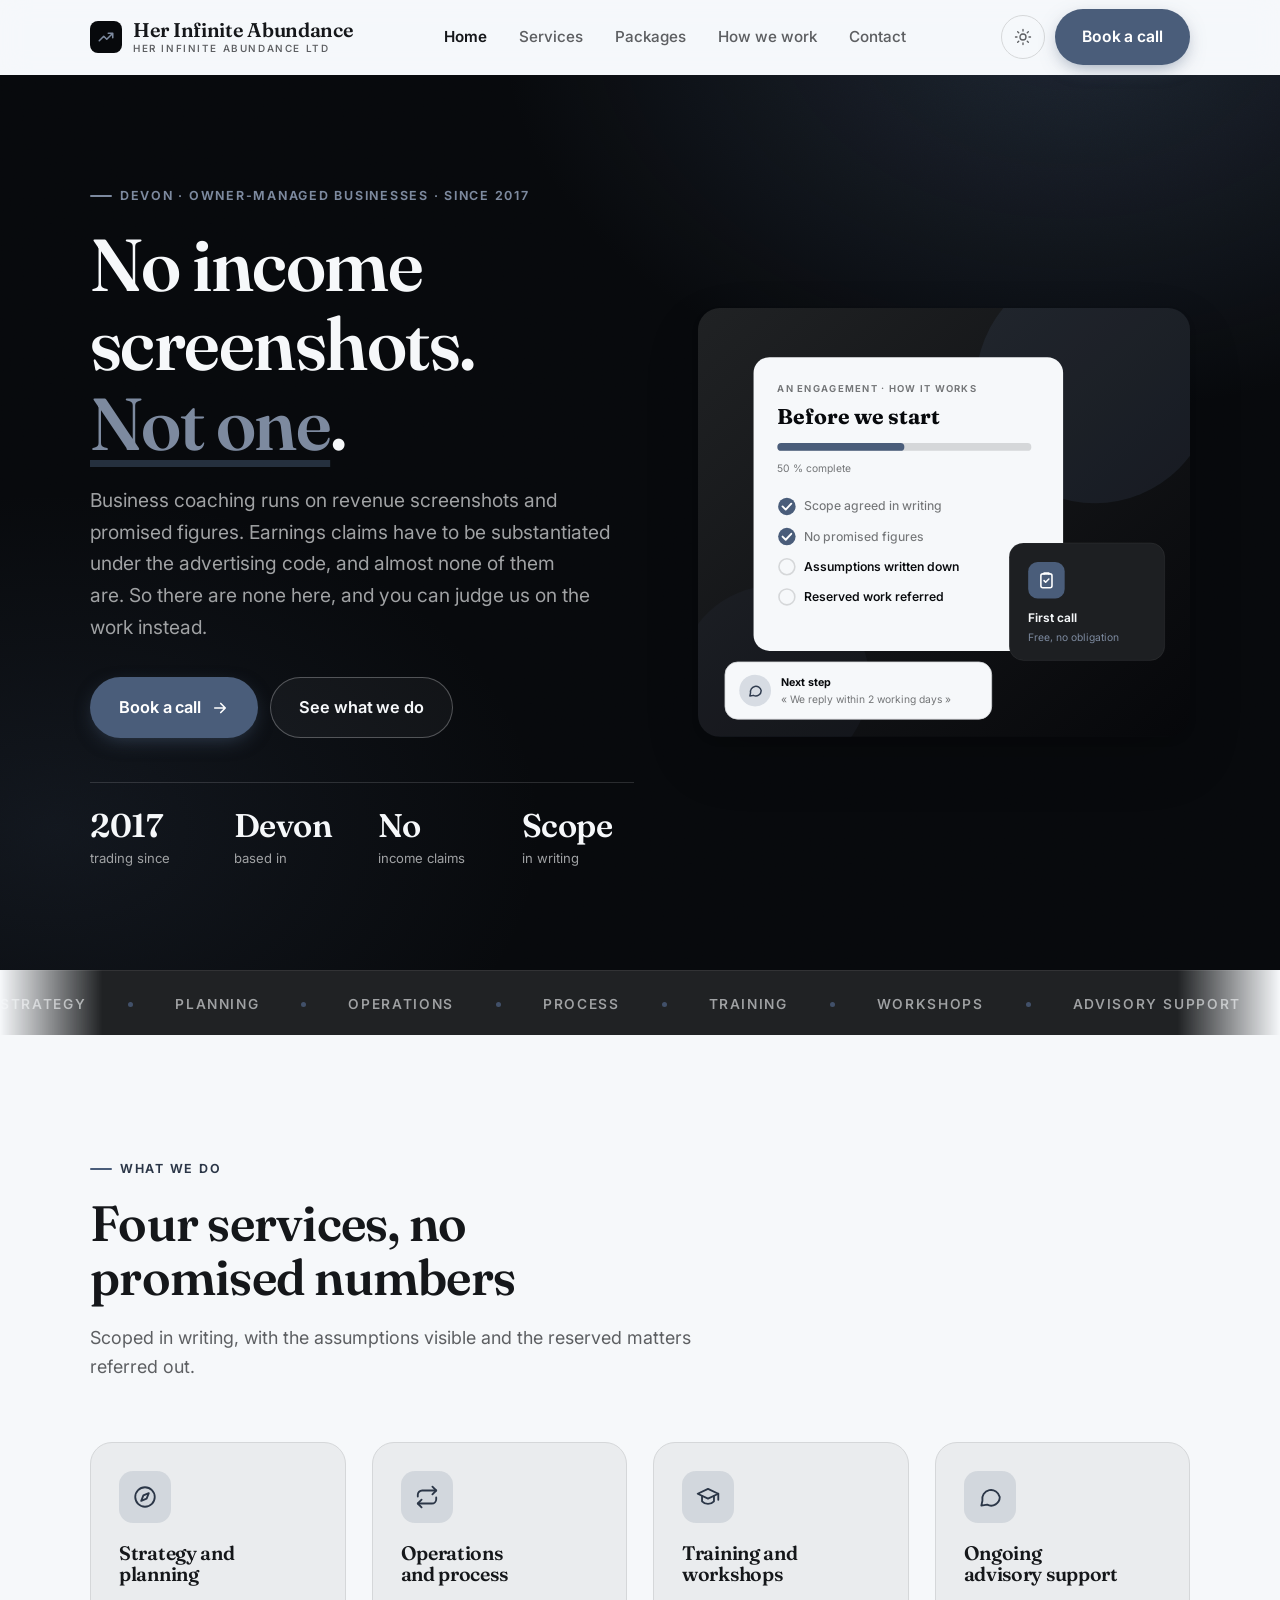
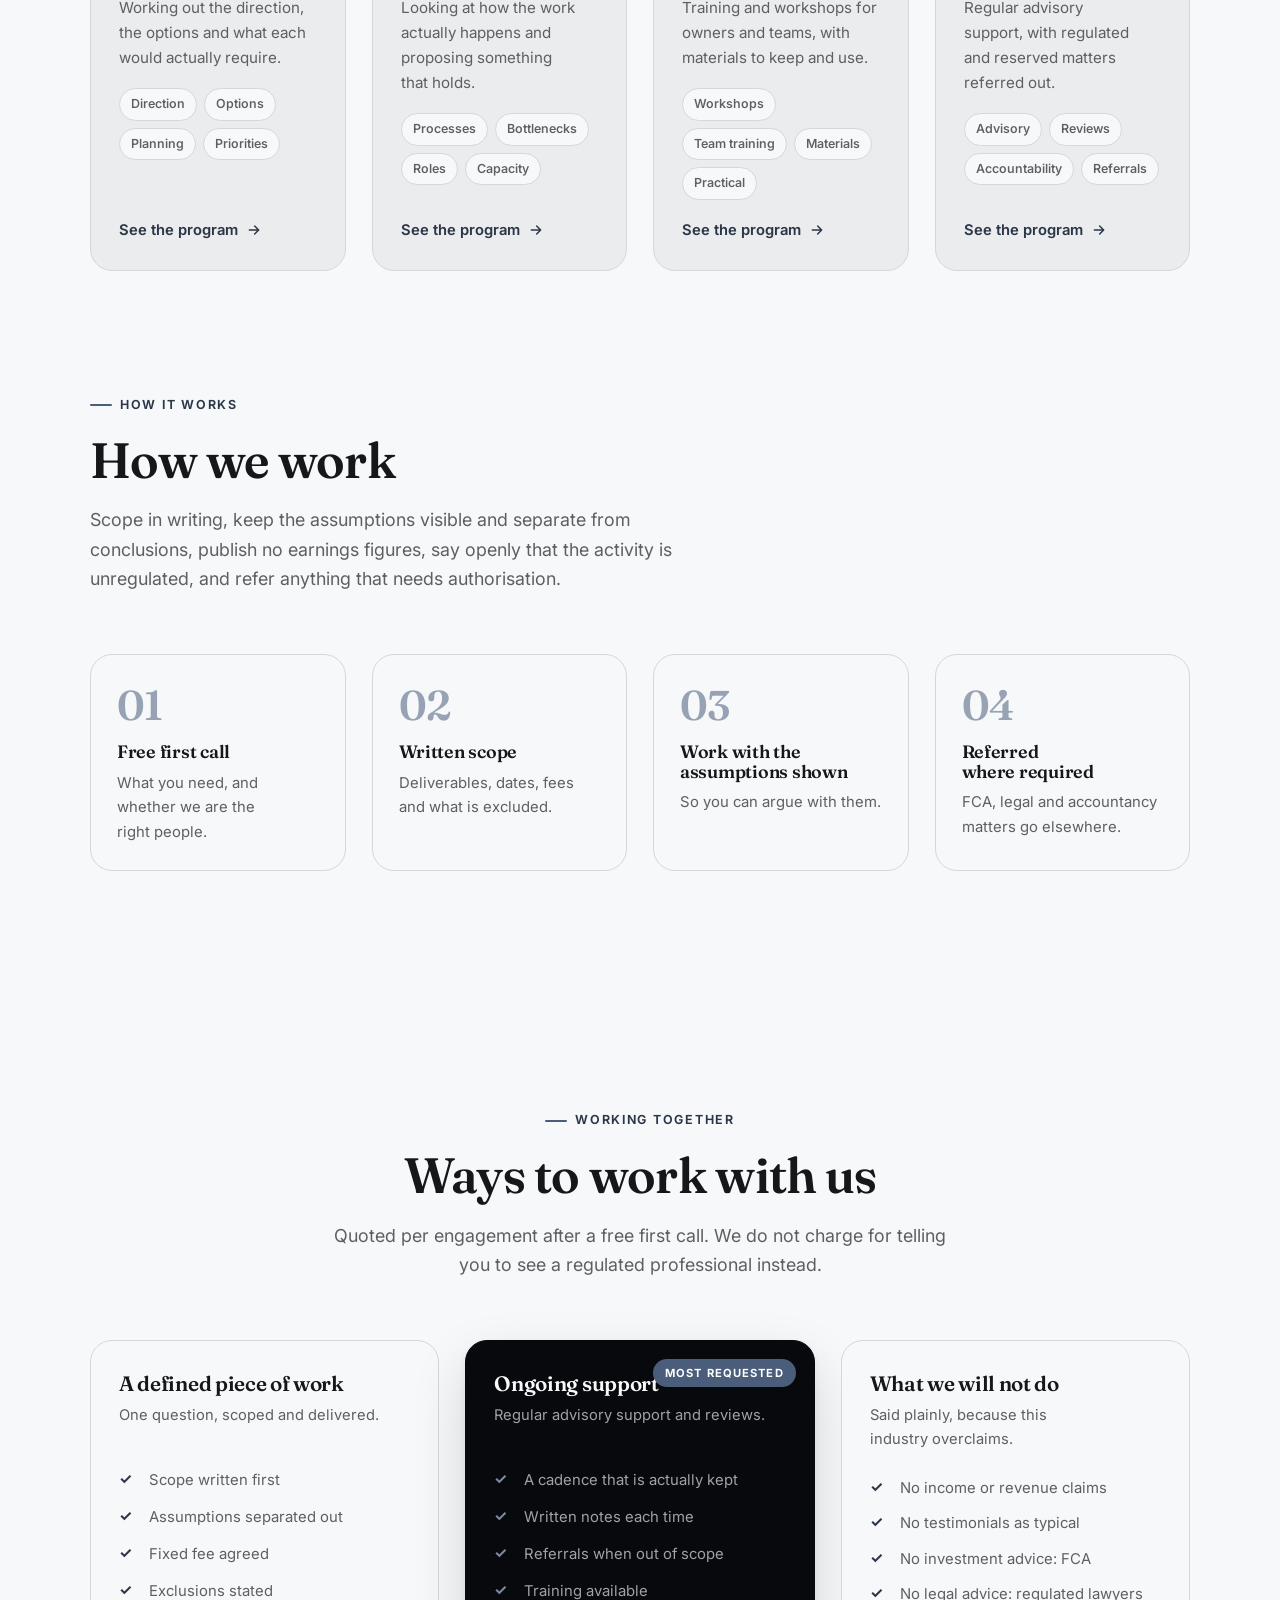
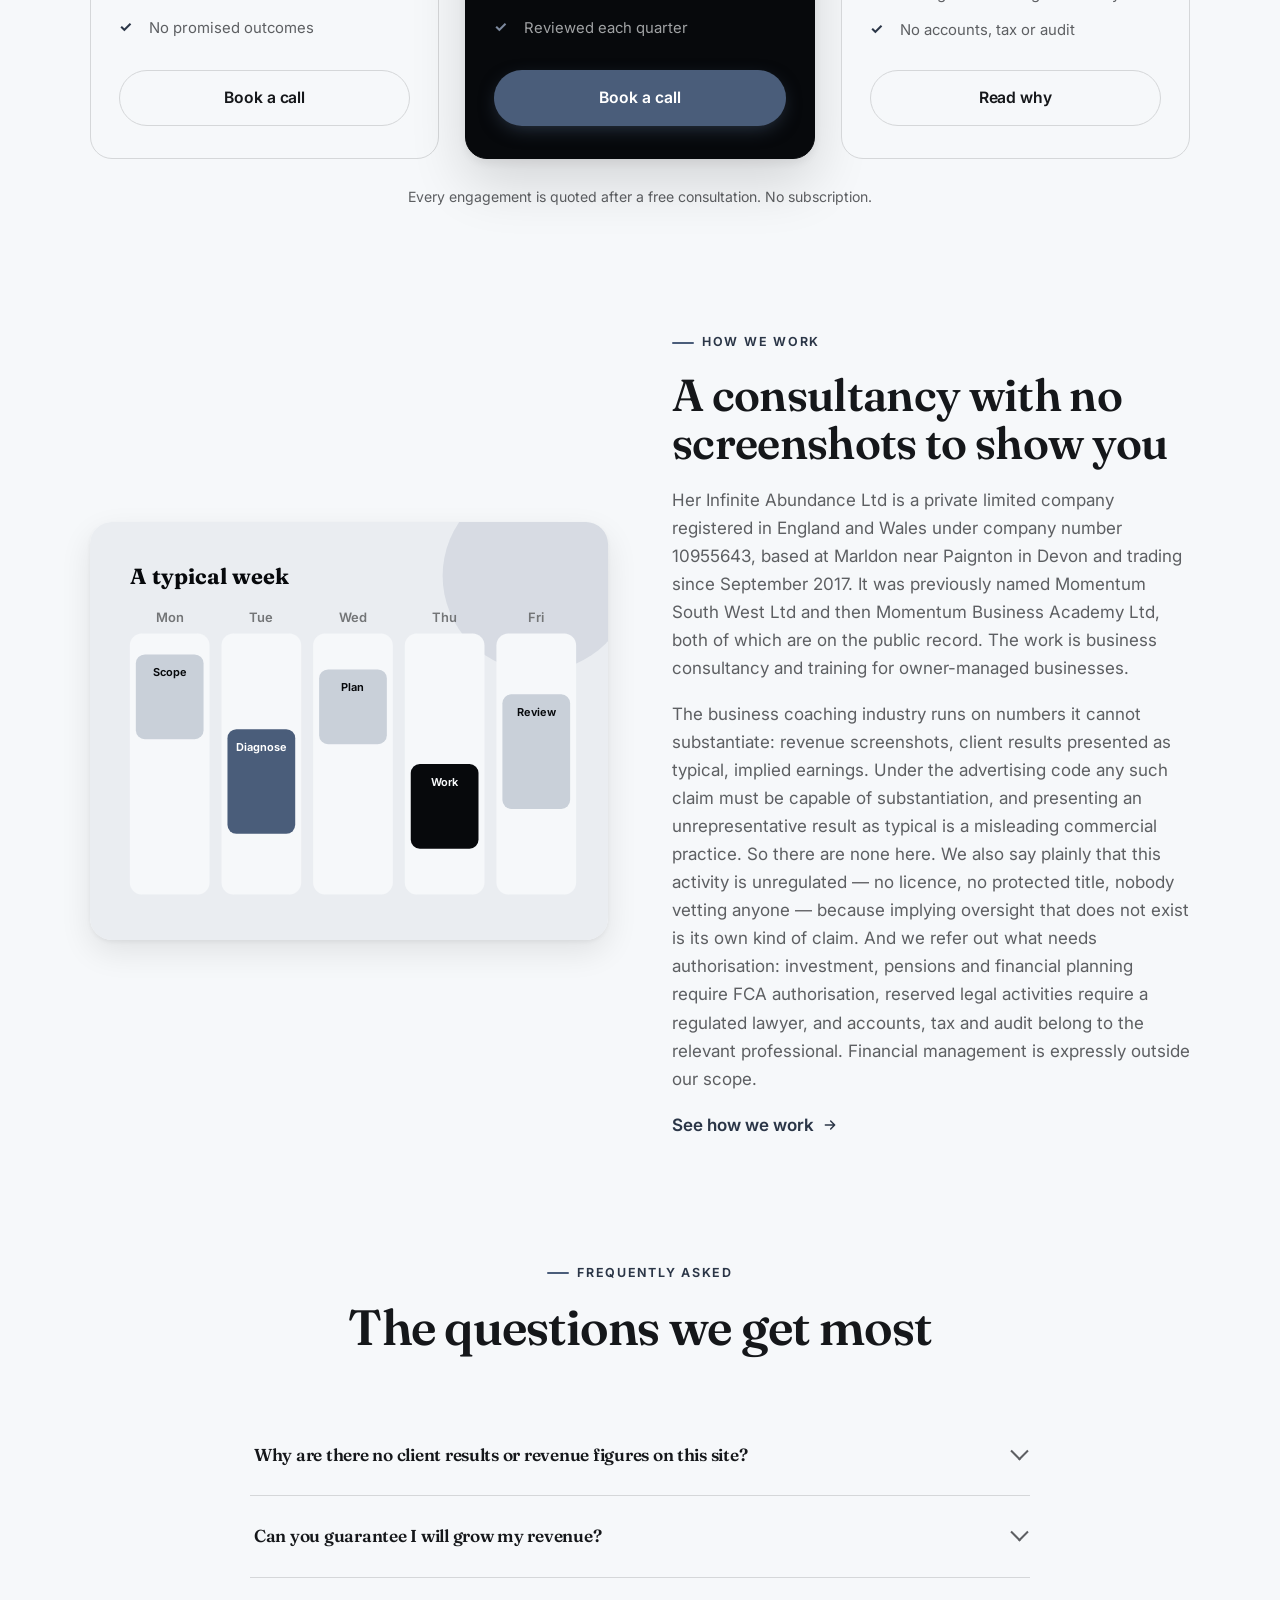
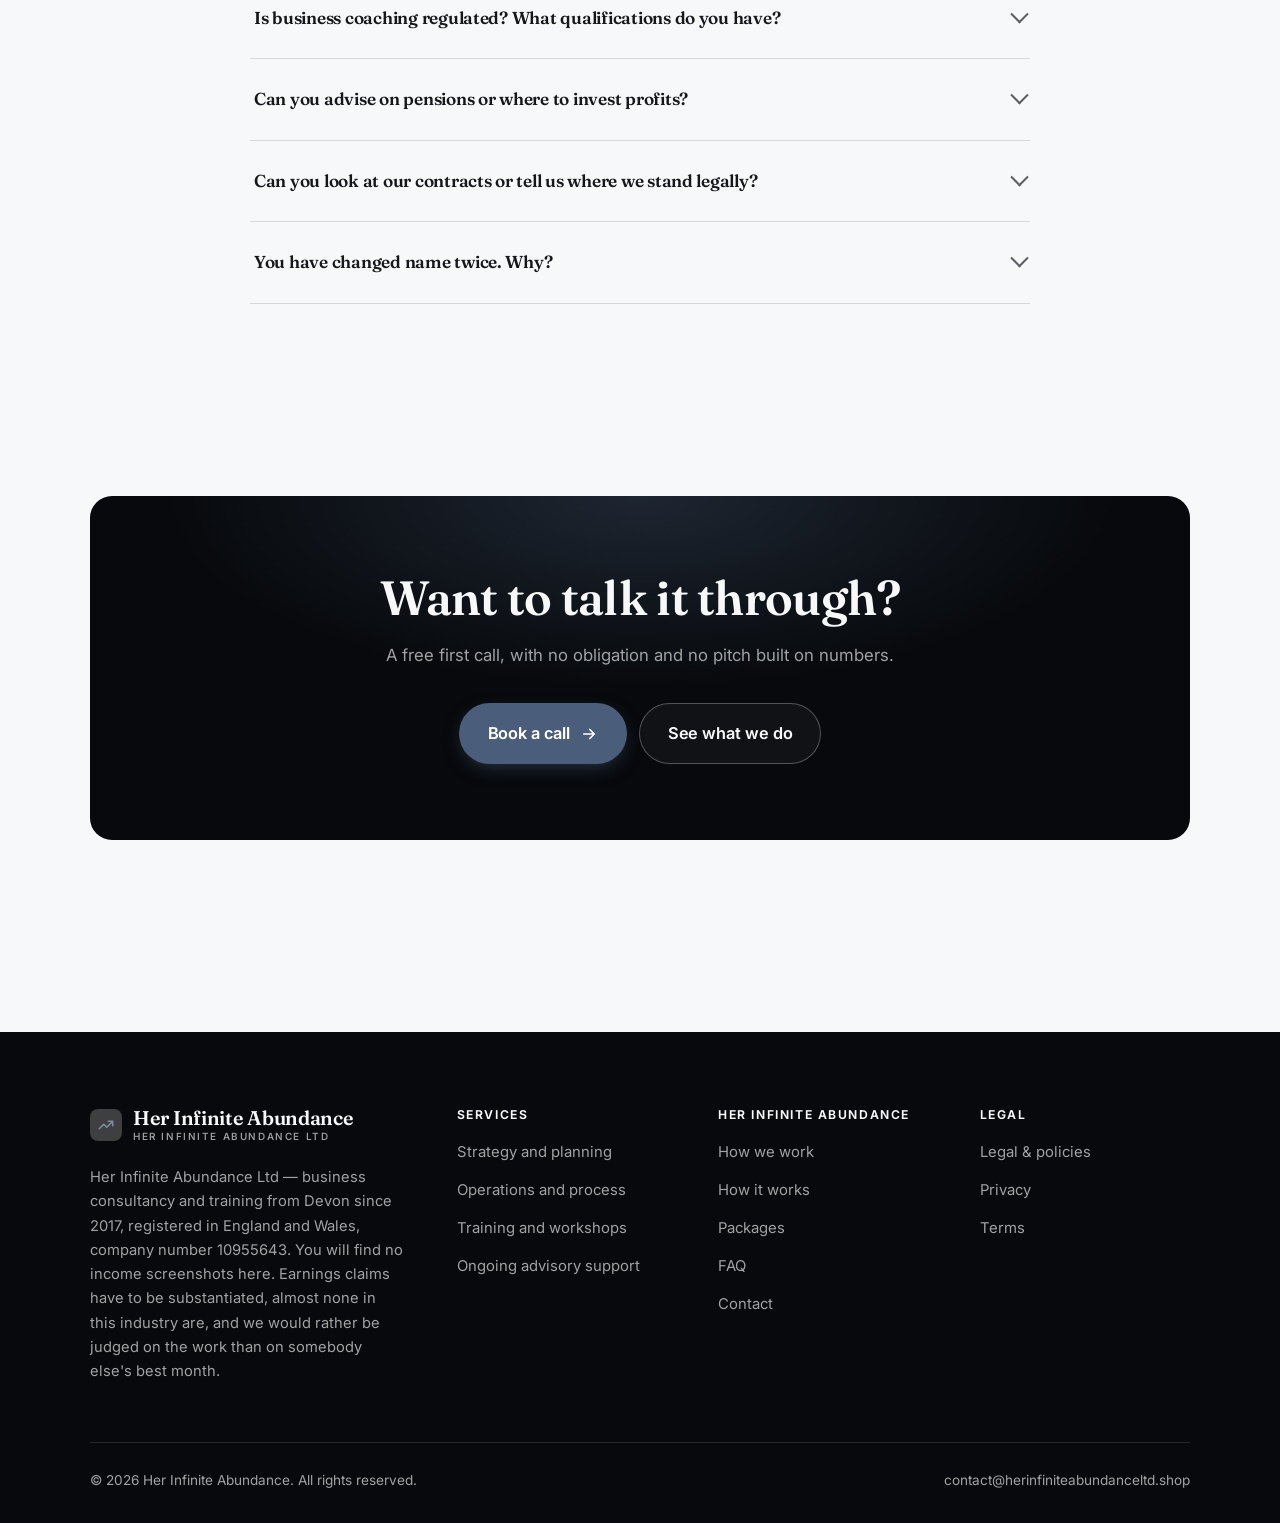
<file: index.html>
<!DOCTYPE html>
<html lang="en" class="no-js">
<head>
<meta charset="utf-8">
<meta name="viewport" content="width=device-width, initial-scale=1">
<title>Her Infinite Abundance Ltd — business consultancy, Devon</title>
<meta name="description" content="Her Infinite Abundance Ltd, business consultancy and training in Devon: strategy and planning, operations and process, training and workshops, and ongoing advisory support.">
<link rel="canonical" href="https://herinfiniteabundanceltd.shop/">

<meta property="og:type" content="website">
<meta property="og:url" content="https://herinfiniteabundanceltd.shop/">
<meta property="og:site_name" content="Her Infinite Abundance">
<meta property="og:locale" content="en_US">
<meta property="og:title" content="Her Infinite Abundance Ltd — business consultancy, Devon">
<meta property="og:description" content="Her Infinite Abundance Ltd, business consultancy and training in Devon: strategy and planning, operations and process, training and workshops, and ongoing advisory support.">
<meta name="theme-color" content="#07090c">

<link rel="icon" href="assets/img/favicon.svg" type="image/svg+xml">
<link rel="preconnect" href="https://fonts.googleapis.com">
<link rel="preconnect" href="https://fonts.gstatic.com" crossorigin>
<link rel="stylesheet" href="https://fonts.googleapis.com/css2?family=Fraunces:wght@400;500;600;700&family=Inter:wght@400..700&display=swap">
<link rel="stylesheet" href="assets/css/style.css">

<!-- Thème appliqué avant le premier rendu (évite le flash) -->
<script>
document.documentElement.classList.remove('no-js');
(function(){try{var t=localStorage.getItem('site-theme');if(t){document.documentElement.setAttribute('data-theme',t);}}catch(e){}})();
</script>
<script type="application/ld+json">
{
  "@context": "https://schema.org",
  "@type": "Organization",
  "name": "Her Infinite Abundance",
  "url": "https://herinfiniteabundanceltd.shop/",
  "email": "contact@herinfiniteabundanceltd.shop",
  "description": "Her Infinite Abundance Ltd, business consultancy and training in Devon: strategy and planning, operations and process, training and workshops, and ongoing advisory support.",
  "areaServed": "US",
  "knowsLanguage": "en"
}
</script>
</head>

<body>
<a class="skip-link" href="#main">Skip to main content</a>

<header class="site-header">
  <nav class="wrap nav" aria-label="Main navigation">
    <a class="brand" href="index.html">
      <svg class="brand__mark" viewBox="0 0 64 64" aria-hidden="true">
        <rect class="bm-bg" width="64" height="64" rx="16"/>
        <g class="bm-ic" transform="translate(14 14) scale(1.5)" fill="none" stroke-width="2.1" stroke-linecap="round" stroke-linejoin="round"><path d="M3 17l6-6 4 4 8-8M15 7h6v6"/></g>
      </svg>
      <span>Her Infinite Abundance<span class="brand__sub">HER INFINITE ABUNDANCE LTD</span></span>
    </a>

    <ul class="nav__links" id="nav-links">
      <li><a href="index.html" aria-current="page">Home</a></li>
      <li><a href="programs.html">Services</a></li>
      <li><a href="index.html#pricing">Packages</a></li>
      <li><a href="about.html">How we work</a></li>
      <li><a href="contact.html">Contact</a></li>
      <li><a class="btn btn--primary" href="contact.html">Book a call</a></li>
    </ul>

    <div class="nav__cta">
      <button class="theme-toggle" type="button" aria-label="Switch to dark theme">
        <svg class="icon-sun" viewBox="0 0 24 24" fill="none" stroke="currentColor" stroke-width="1.8" stroke-linecap="round" aria-hidden="true"><circle cx="12" cy="12" r="4"/><path d="M12 2v2m0 16v2M2 12h2m16 0h2M4.9 4.9l1.4 1.4m11.4 11.4 1.4 1.4M19.1 4.9l-1.4 1.4M6.3 17.7l-1.4 1.4"/></svg>
        <svg class="icon-moon" viewBox="0 0 24 24" fill="none" stroke="currentColor" stroke-width="1.8" stroke-linecap="round" stroke-linejoin="round" aria-hidden="true"><path d="M21 12.8A9 9 0 1 1 11.2 3a7 7 0 0 0 9.8 9.8z"/></svg>
      </button>
      <a class="btn btn--primary" href="contact.html">Book a call</a>
      <button class="nav__toggle" type="button" aria-expanded="false" aria-controls="nav-links" aria-label="Open menu">
        <svg class="icon-open" viewBox="0 0 24 24" fill="none" stroke="currentColor" stroke-width="2" stroke-linecap="round" aria-hidden="true"><path d="M3 6h18M3 12h18M3 18h18"/></svg>
        <svg class="icon-close" viewBox="0 0 24 24" fill="none" stroke="currentColor" stroke-width="2" stroke-linecap="round" aria-hidden="true"><path d="M6 6l12 12M18 6L6 18"/></svg>
      </button>
    </div>
  </nav>
</header>

<main id="main">

<section class="hero">
  <div class="wrap hero__inner">
    <div>
      <span class="eyebrow hero__eyebrow">Devon · Owner-managed businesses · Since 2017</span>
      <h1>No income screenshots.<br> <em>Not one</em>.</h1>
      <p class="hero__lede">Business coaching runs on revenue screenshots and promised figures. Earnings claims have to be substantiated under the advertising code, and almost none of them are. So there are none here, and you can judge us on the work instead.</p>

      <div class="hero__actions">
        <a class="btn btn--primary btn--lg" href="contact.html">Book a call <svg viewBox="0 0 24 24" fill="none" stroke="currentColor" stroke-width="2.2" stroke-linecap="round" stroke-linejoin="round" aria-hidden="true"><path d="M5 12h14M13 6l6 6-6 6"/></svg></a>
        <a class="btn btn--on-dark btn--lg" href="programs.html">See what we do</a>
      </div>

      <ul class="hero__proof">
        <li><span class="stat__num">2017</span><span class="stat__label">trading since</span></li>
        <li><span class="stat__num">Devon</span><span class="stat__label">based in</span></li>
        <li><span class="stat__num">No</span><span class="stat__label">income claims</span></li>
        <li><span class="stat__num">Scope</span><span class="stat__label">in writing</span></li>
      </ul>
    </div>

    <div class="hero__art">
      <svg viewBox="0 0 620 540" role="img" aria-label="How an engagement with Her Infinite Abundance works, from written scope to referral of reserved matters.">
        <defs>
          <linearGradient id="hbg" x1="0" y1="0" x2="1" y2="1">
            <stop offset="0" stop-color="#202224"/><stop offset="1" stop-color="#06070a"/>
          </linearGradient>
        </defs>
        <rect width="620" height="540" rx="22" fill="url(#hbg)"/>
        <circle cx="500" cy="96" r="150" fill="#4a5d7a" opacity=".16"/>
        <circle cx="96" cy="470" r="120" fill="#4a5d7a" opacity=".08"/>

        <g style="font-family: var(--font-body)">
          <!-- Carte programme -->
          <rect x="70" y="62" width="390" height="370" rx="20" fill="#f6f8fa"/>
          <text x="100" y="106" font-size="12" font-weight="650" letter-spacing="1.6" fill="#737577">AN ENGAGEMENT · HOW IT WORKS</text>
          <text x="100" y="146" font-size="27" font-weight="700" fill="#07090c" style="font-family: var(--font-display)">Before we start</text>
          <rect x="100" y="170" width="320" height="10" rx="5" fill="#d5d7d9"/>
          <rect x="100" y="170" width="160" height="10" rx="5" fill="#4a5d7a"/>
          <text x="100" y="206" font-size="13" fill="#737577">50 % complete</text>
          <circle cx="112" cy="250" r="11" fill="#4a5d7a"/><path d="M106.5 250l4 4 7-7.5" fill="none" stroke="#ffffff" stroke-width="2.4" stroke-linecap="round" stroke-linejoin="round"/><text x="134" y="255" font-size="15.5" fill="#737577" font-weight="450">Scope agreed in writing</text>
          <circle cx="112" cy="288" r="11" fill="#4a5d7a"/><path d="M106.5 288l4 4 7-7.5" fill="none" stroke="#ffffff" stroke-width="2.4" stroke-linecap="round" stroke-linejoin="round"/><text x="134" y="293" font-size="15.5" fill="#737577" font-weight="450">No promised figures</text>
          <circle cx="112" cy="326" r="10" fill="none" stroke="#d5d7d9" stroke-width="2"/><text x="134" y="331" font-size="15.5" fill="#07090c" font-weight="560">Assumptions written down</text>
          <circle cx="112" cy="364" r="10" fill="none" stroke="#d5d7d9" stroke-width="2"/><text x="134" y="369" font-size="15.5" fill="#07090c" font-weight="560">Reserved work referred</text>

          <!-- Carte séance -->
          <rect x="392" y="296" width="196" height="148" rx="18" fill="#1d1f22" stroke="#ffffff" stroke-opacity=".08"/>
          <rect x="416" y="320" width="46" height="46" rx="12" fill="#4a5d7a"/>
          <g transform="translate(427 331)" fill="none" stroke="#ffffff" color="#ffffff" stroke-width="2" stroke-linecap="round" stroke-linejoin="round"><rect x="5" y="4" width="14" height="17.5" rx="2.5"/><path d="M9 4V3h6v1M9 12.5l2 2 4-4"/></g>
          <text x="416" y="396" font-size="15" font-weight="650" fill="#f6f8fa">First call</text>
          <text x="416" y="420" font-size="13" fill="#7d8a9f">Free, no obligation</text>

          <!-- Retour du coach -->
          <rect x="34" y="446" width="336" height="72" rx="16" fill="#f6f8fa" stroke="#d5d7d9"/>
          <circle cx="72" cy="482" r="20" fill="#d7dce3"/>
          <g transform="translate(62 472) scale(.84)" fill="none" stroke="#303c4f" stroke-width="2.2" stroke-linecap="round" stroke-linejoin="round"><path d="M21 12a8 8 0 0 1-11.6 7.1L4 20l1-4.6A8 8 0 1 1 21 12z"/></g>
          <text x="104" y="476" font-size="13.5" font-weight="700" fill="#07090c">Next step</text>
          <text x="104" y="498" font-size="13" fill="#737577">« We reply within 2 working days »</text>
        </g>
      </svg>
    </div>
  </div>
</section>

<div class="marquee" aria-hidden="true">
  <div class="marquee__track"><span>Strategy</span><span>Planning</span><span>Operations</span><span>Process</span><span>Training</span><span>Workshops</span><span>Advisory support</span><span>No earnings claims</span><span>Unregulated, said openly</span><span>Reserved work referred</span><span>Strategy</span><span>Planning</span><span>Operations</span><span>Process</span><span>Training</span><span>Workshops</span><span>Advisory support</span><span>No earnings claims</span><span>Unregulated, said openly</span><span>Reserved work referred</span></div>
</div>

<section class="section wrap" id="programs">
  <div class="section-head reveal">
    <span class="eyebrow">What we do</span>
    <h2>Four services, no promised numbers</h2>
    <p>Scoped in writing, with the assumptions visible and the reserved matters referred out.</p>
  </div>
  <div class="grid grid--4 reveal-group">
    <a class="card" href="programs.html#strategy">
      <div class="card__icon"><svg viewBox="0 0 24 24" fill="none" stroke="currentColor" stroke-width="1.7" stroke-linecap="round" stroke-linejoin="round" aria-hidden="true"><circle cx="12" cy="12" r="9"/><path d="M15.5 8.5 13.5 13.5 8.5 15.5 10.5 10.5z"/></svg></div>
      <h3>Strategy and planning</h3>
      <p>Working out the direction, the options and what each would actually require.</p>
      <ul class="tags"><li>Direction</li><li>Options</li><li>Planning</li><li>Priorities</li></ul>
      <span class="arrow-link">See the program <svg viewBox="0 0 24 24" fill="none" stroke="currentColor" stroke-width="2.2" stroke-linecap="round" stroke-linejoin="round" aria-hidden="true"><path d="M5 12h14M13 6l6 6-6 6"/></svg></span>
    </a>
    <a class="card" href="programs.html#operations">
      <div class="card__icon"><svg viewBox="0 0 24 24" fill="none" stroke="currentColor" stroke-width="1.7" stroke-linecap="round" stroke-linejoin="round" aria-hidden="true"><path d="M17 2.5l3.5 3.5L17 9.5"/><path d="M3.5 11.5V10A4 4 0 0 1 7.5 6h13M7 21.5 3.5 18 7 14.5"/><path d="M20.5 12.5V14a4 4 0 0 1-4 4h-13"/></svg></div>
      <h3>Operations and process</h3>
      <p>Looking at how the work actually happens and proposing something that holds.</p>
      <ul class="tags"><li>Processes</li><li>Bottlenecks</li><li>Roles</li><li>Capacity</li></ul>
      <span class="arrow-link">See the program <svg viewBox="0 0 24 24" fill="none" stroke="currentColor" stroke-width="2.2" stroke-linecap="round" stroke-linejoin="round" aria-hidden="true"><path d="M5 12h14M13 6l6 6-6 6"/></svg></span>
    </a>
    <a class="card" href="programs.html#training">
      <div class="card__icon"><svg viewBox="0 0 24 24" fill="none" stroke="currentColor" stroke-width="1.7" stroke-linecap="round" stroke-linejoin="round" aria-hidden="true"><path d="M2.5 9 12 4.5 21.5 9 12 13.5z"/><path d="M6.5 11v5c1.5 1.6 3.4 2.4 5.5 2.4s4-.8 5.5-2.4v-5M21.5 9v5.5"/></svg></div>
      <h3>Training and workshops</h3>
      <p>Training and workshops for owners and teams, with materials to keep and use.</p>
      <ul class="tags"><li>Workshops</li><li>Team training</li><li>Materials</li><li>Practical</li></ul>
      <span class="arrow-link">See the program <svg viewBox="0 0 24 24" fill="none" stroke="currentColor" stroke-width="2.2" stroke-linecap="round" stroke-linejoin="round" aria-hidden="true"><path d="M5 12h14M13 6l6 6-6 6"/></svg></span>
    </a>
    <a class="card" href="programs.html#advisory">
      <div class="card__icon"><svg viewBox="0 0 24 24" fill="none" stroke="currentColor" stroke-width="1.7" stroke-linecap="round" stroke-linejoin="round" aria-hidden="true"><path d="M21 12a8 8 0 0 1-11.6 7.1L4 20l1-4.6A8 8 0 1 1 21 12z"/></svg></div>
      <h3>Ongoing advisory support</h3>
      <p>Regular advisory support, with regulated and reserved matters referred out.</p>
      <ul class="tags"><li>Advisory</li><li>Reviews</li><li>Accountability</li><li>Referrals</li></ul>
      <span class="arrow-link">See the program <svg viewBox="0 0 24 24" fill="none" stroke="currentColor" stroke-width="2.2" stroke-linecap="round" stroke-linejoin="round" aria-hidden="true"><path d="M5 12h14M13 6l6 6-6 6"/></svg></span>
    </a>
  </div>
</section>

<section class="section section--flush wrap" id="how-it-works">
  <div class="section-head reveal">
    <span class="eyebrow">How it works</span>
    <h2>How we work</h2>
    <p>Scope in writing, keep the assumptions visible and separate from conclusions, publish no earnings figures, say openly that the activity is unregulated, and refer anything that needs authorisation.</p>
  </div>
  <div class="grid grid--4 steps reveal-group">
    <article class="step">
      <h3>Free first call</h3>
      <p>What you need, and whether we are the right people.</p>
    </article>
    <article class="step">
      <h3>Written scope</h3>
      <p>Deliverables, dates, fees and what is excluded.</p>
    </article>
    <article class="step">
      <h3>Work with the assumptions shown</h3>
      <p>So you can argue with them.</p>
    </article>
    <article class="step">
      <h3>Referred where required</h3>
      <p>FCA, legal and accountancy matters go elsewhere.</p>
    </article>
  </div>
</section>

<section class="section wrap" id="pricing">
  <div class="section-head section-head--center reveal">
    <span class="eyebrow">Working together</span>
    <h2>Ways to work with us</h2>
    <p>Quoted per engagement after a free first call. We do not charge for telling you to see a regulated professional instead.</p>
  </div>
  <div class="grid grid--3 plans reveal-group">
    <article class="plan">
      
      <h3>A defined piece of work</h3>
      <p class="plan__desc">One question, scoped and delivered.</p>
      
      <ul class="plan__features">
        <li>Scope written first</li>
        <li>Assumptions separated out</li>
        <li>Fixed fee agreed</li>
        <li>Exclusions stated</li>
        <li>No promised outcomes</li>
      </ul>
      <a class="btn btn--ghost btn--block" href="contact.html">Book a call</a>
    </article>
    <article class="plan plan--featured">
      <span class="plan__tag">Most requested</span>
      <h3>Ongoing support</h3>
      <p class="plan__desc">Regular advisory support and reviews.</p>
      
      <ul class="plan__features">
        <li>A cadence that is actually kept</li>
        <li>Written notes each time</li>
        <li>Referrals when out of scope</li>
        <li>Training available</li>
        <li>Reviewed each quarter</li>
      </ul>
      <a class="btn btn--primary btn--block" href="contact.html">Book a call</a>
    </article>
    <article class="plan">
      
      <h3>What we will not do</h3>
      <p class="plan__desc">Said plainly, because this industry overclaims.</p>
      
      <ul class="plan__features">
        <li>No income or revenue claims</li>
        <li>No testimonials as typical</li>
        <li>No investment advice: FCA</li>
        <li>No legal advice: regulated lawyers</li>
        <li>No accounts, tax or audit</li>
      </ul>
      <a class="btn btn--ghost btn--block" href="contact.html">Read why</a>
    </article>
  </div>
  <p class="plans-note">Every engagement is quoted after a free consultation. No subscription.</p>
</section>

<section class="section section--flush wrap">
  <div class="split reveal">
    <div class="split__art">
      <svg viewBox="0 0 520 420" role="img" aria-label="Example of a typical week: Scope, Diagnose, Plan, Work, Review.">
        <rect width="520" height="420" rx="20" fill="#eaedf1"/>
        <circle cx="450" cy="54" r="96" fill="#4a5d7a" opacity=".12"/>
        <g style="font-family: var(--font-body)">
        <text x="40" y="62" font-size="22" font-weight="700" fill="#07090c" style="font-family: var(--font-display)">A typical week</text>
        <text x="80" y="100" text-anchor="middle" font-size="13" font-weight="600" fill="#737577">Mon</text>
        <rect x="40" y="112" width="80" height="262" rx="12" fill="#f6f8fa"/>
        <rect x="46" y="133" width="68" height="85" rx="9" fill="#c9d0d9"/>
        <text x="80" y="155" text-anchor="middle" font-size="11" font-weight="650" fill="#07090c">Scope</text>
        <text x="172" y="100" text-anchor="middle" font-size="13" font-weight="600" fill="#737577">Tue</text>
        <rect x="132" y="112" width="80" height="262" rx="12" fill="#f6f8fa"/>
        <rect x="138" y="208" width="68" height="105" rx="9" fill="#4a5d7a"/>
        <text x="172" y="230" text-anchor="middle" font-size="11" font-weight="650" fill="#ffffff">Diagnose</text>
        <text x="264" y="100" text-anchor="middle" font-size="13" font-weight="600" fill="#737577">Wed</text>
        <rect x="224" y="112" width="80" height="262" rx="12" fill="#f6f8fa"/>
        <rect x="230" y="148" width="68" height="75" rx="9" fill="#c9d0d9"/>
        <text x="264" y="170" text-anchor="middle" font-size="11" font-weight="650" fill="#07090c">Plan</text>
        <text x="356" y="100" text-anchor="middle" font-size="13" font-weight="600" fill="#737577">Thu</text>
        <rect x="316" y="112" width="80" height="262" rx="12" fill="#f6f8fa"/>
        <rect x="322" y="243" width="68" height="85" rx="9" fill="#07090c"/>
        <text x="356" y="265" text-anchor="middle" font-size="11" font-weight="650" fill="#f6f8fa">Work</text>
        <text x="448" y="100" text-anchor="middle" font-size="13" font-weight="600" fill="#737577">Fri</text>
        <rect x="408" y="112" width="80" height="262" rx="12" fill="#f6f8fa"/>
        <rect x="414" y="173" width="68" height="115" rx="9" fill="#c9d0d9"/>
        <text x="448" y="195" text-anchor="middle" font-size="11" font-weight="650" fill="#07090c">Review</text>
        </g>
      </svg>
    </div>
    <div>
      <span class="eyebrow">How we work</span>
      <h2>A consultancy with no screenshots to show you</h2>
      <p>Her Infinite Abundance Ltd is a private limited company registered in England and Wales under company number 10955643, based at Marldon near Paignton in Devon and trading since September 2017. It was previously named Momentum South West Ltd and then Momentum Business Academy Ltd, both of which are on the public record. The work is business consultancy and training for owner-managed businesses.</p>
      <p>The business coaching industry runs on numbers it cannot substantiate: revenue screenshots, client results presented as typical, implied earnings. Under the advertising code any such claim must be capable of substantiation, and presenting an unrepresentative result as typical is a misleading commercial practice. So there are none here. We also say plainly that this activity is unregulated — no licence, no protected title, nobody vetting anyone — because implying oversight that does not exist is its own kind of claim. And we refer out what needs authorisation: investment, pensions and financial planning require FCA authorisation, reserved legal activities require a regulated lawyer, and accounts, tax and audit belong to the relevant professional. Financial management is expressly outside our scope.</p>
      <p><a class="arrow-link" href="about.html">See how we work <svg viewBox="0 0 24 24" fill="none" stroke="currentColor" stroke-width="2.2" stroke-linecap="round" stroke-linejoin="round" aria-hidden="true"><path d="M5 12h14M13 6l6 6-6 6"/></svg></a></p>
    </div>
  </div>
</section>

<section class="section section--flush wrap" id="faq">
  <div class="section-head section-head--center reveal">
    <span class="eyebrow">Frequently asked</span>
    <h2>The questions we get most</h2>
  </div>
  <div class="faq reveal">
    <details>
      <summary>Why are there no client results or revenue figures on this site?</summary>
      <p>Because an earnings claim has to be capable of substantiation under the advertising code, and presenting one client's good year as typical is a misleading commercial practice. The screenshots that fill this industry are usually unverifiable and almost never representative. We would rather you judged the work from a conversation than from somebody else's best month.</p>
    </details>
    <details>
      <summary>Can you guarantee I will grow my revenue?</summary>
      <p>No, and anyone who does is making a claim they cannot stand behind. We answer for the work, the reasoning and the deliverables. What happens commercially depends on your market, your decisions and your execution, none of which we control. We write our assumptions down specifically so you can challenge them.</p>
    </details>
    <details>
      <summary>Is business coaching regulated? What qualifications do you have?</summary>
      <p>It is not regulated at all in the UK: no licence, no protected title, no mandatory qualification, nobody vetting practitioners. That is worth knowing because the industry often sounds as though it were otherwise. Ask us what we hold and we will tell you, and apply the same question to anyone else you are considering.</p>
    </details>
    <details>
      <summary>Can you advise on pensions or where to invest profits?</summary>
      <p>No. Advising on investments, pensions and financial planning is a regulated activity requiring FCA authorisation, which we do not hold. We can work on the commercial side — what cash the business needs and when — but the moment it becomes a question about a financial product, it goes to an authorised adviser.</p>
    </details>
    <details>
      <summary>Can you look at our contracts or tell us where we stand legally?</summary>
      <p>No. Reserved legal activities require a regulated lawyer under the Legal Services Act, and general legal advice is not ours to give. We can describe the operational consequences of a situation and help you prepare the questions for your solicitor, which usually makes that appointment shorter and more useful.</p>
    </details>
    <details>
      <summary>You have changed name twice. Why?</summary>
      <p>The company traded as Momentum South West and then Momentum Business Academy before the current name, and all of it is on the public register at Companies House. We would rather state it than have someone find it and wonder why it was not mentioned. The company, the registration and the director have been continuous since 2017.</p>
    </details>
  </div>
</section>

<section class="wrap section--tight">
  <div class="cta-band reveal">
    <h2>Want to talk it through?</h2>
    <p>A free first call, with no obligation and no pitch built on numbers.</p>
    <div class="hero__actions">
      <a class="btn btn--primary btn--lg" href="contact.html">Book a call <svg viewBox="0 0 24 24" fill="none" stroke="currentColor" stroke-width="2.2" stroke-linecap="round" stroke-linejoin="round" aria-hidden="true"><path d="M5 12h14M13 6l6 6-6 6"/></svg></a>
      <a class="btn btn--on-dark btn--lg" href="programs.html">See what we do</a>
    </div>
  </div>
</section>

</main>

<footer class="site-footer">
  <div class="wrap">
    <div class="footer__grid">
      <div class="footer__brand">
        <a class="brand" href="index.html">
          <svg class="brand__mark" viewBox="0 0 64 64" aria-hidden="true">
        <rect class="bm-bg" width="64" height="64" rx="16"/>
        <g class="bm-ic" transform="translate(14 14) scale(1.5)" fill="none" stroke-width="2.1" stroke-linecap="round" stroke-linejoin="round"><path d="M3 17l6-6 4 4 8-8M15 7h6v6"/></g>
      </svg>
          <span>Her Infinite Abundance<span class="brand__sub">HER INFINITE ABUNDANCE LTD</span></span>
        </a>
        <p>Her Infinite Abundance Ltd — business consultancy and training from Devon since 2017, registered in England and Wales, company number 10955643. You will find no income screenshots here. Earnings claims have to be substantiated, almost none in this industry are, and we would rather be judged on the work than on somebody else's best month.</p>
      </div>

      <div class="footer__col">
        <h4>Services</h4>
        <ul>
          <li><a href="programs.html#strategy">Strategy and planning</a></li>
          <li><a href="programs.html#operations">Operations and process</a></li>
          <li><a href="programs.html#training">Training and workshops</a></li>
          <li><a href="programs.html#advisory">Ongoing advisory support</a></li>
        </ul>
      </div>

      <div class="footer__col">
        <h4>Her Infinite Abundance</h4>
        <ul>
          <li><a href="about.html">How we work</a></li>
          <li><a href="index.html#how-it-works">How it works</a></li>
          <li><a href="index.html#pricing">Packages</a></li>
          <li><a href="index.html#faq">FAQ</a></li>
          <li><a href="contact.html">Contact</a></li>
        </ul>
      </div>

      <div class="footer__col">
        <h4>Legal</h4>
        <ul>
          <li><a href="legal.html">Legal &amp; policies</a></li>
          <li><a href="legal.html#privacy">Privacy</a></li>
          <li><a href="legal.html#terms">Terms</a></li>
        </ul>
      </div>
    </div>

    <div class="footer__bottom">
      <p>© <span data-year>2026</span> Her Infinite Abundance. All rights reserved.</p>
      <p><a href="mailto:contact@herinfiniteabundanceltd.shop">contact@herinfiniteabundanceltd.shop</a></p>
    </div>
  </div>
</footer>

<script src="assets/js/main.js" defer></script>
</body>
</html>
</file>
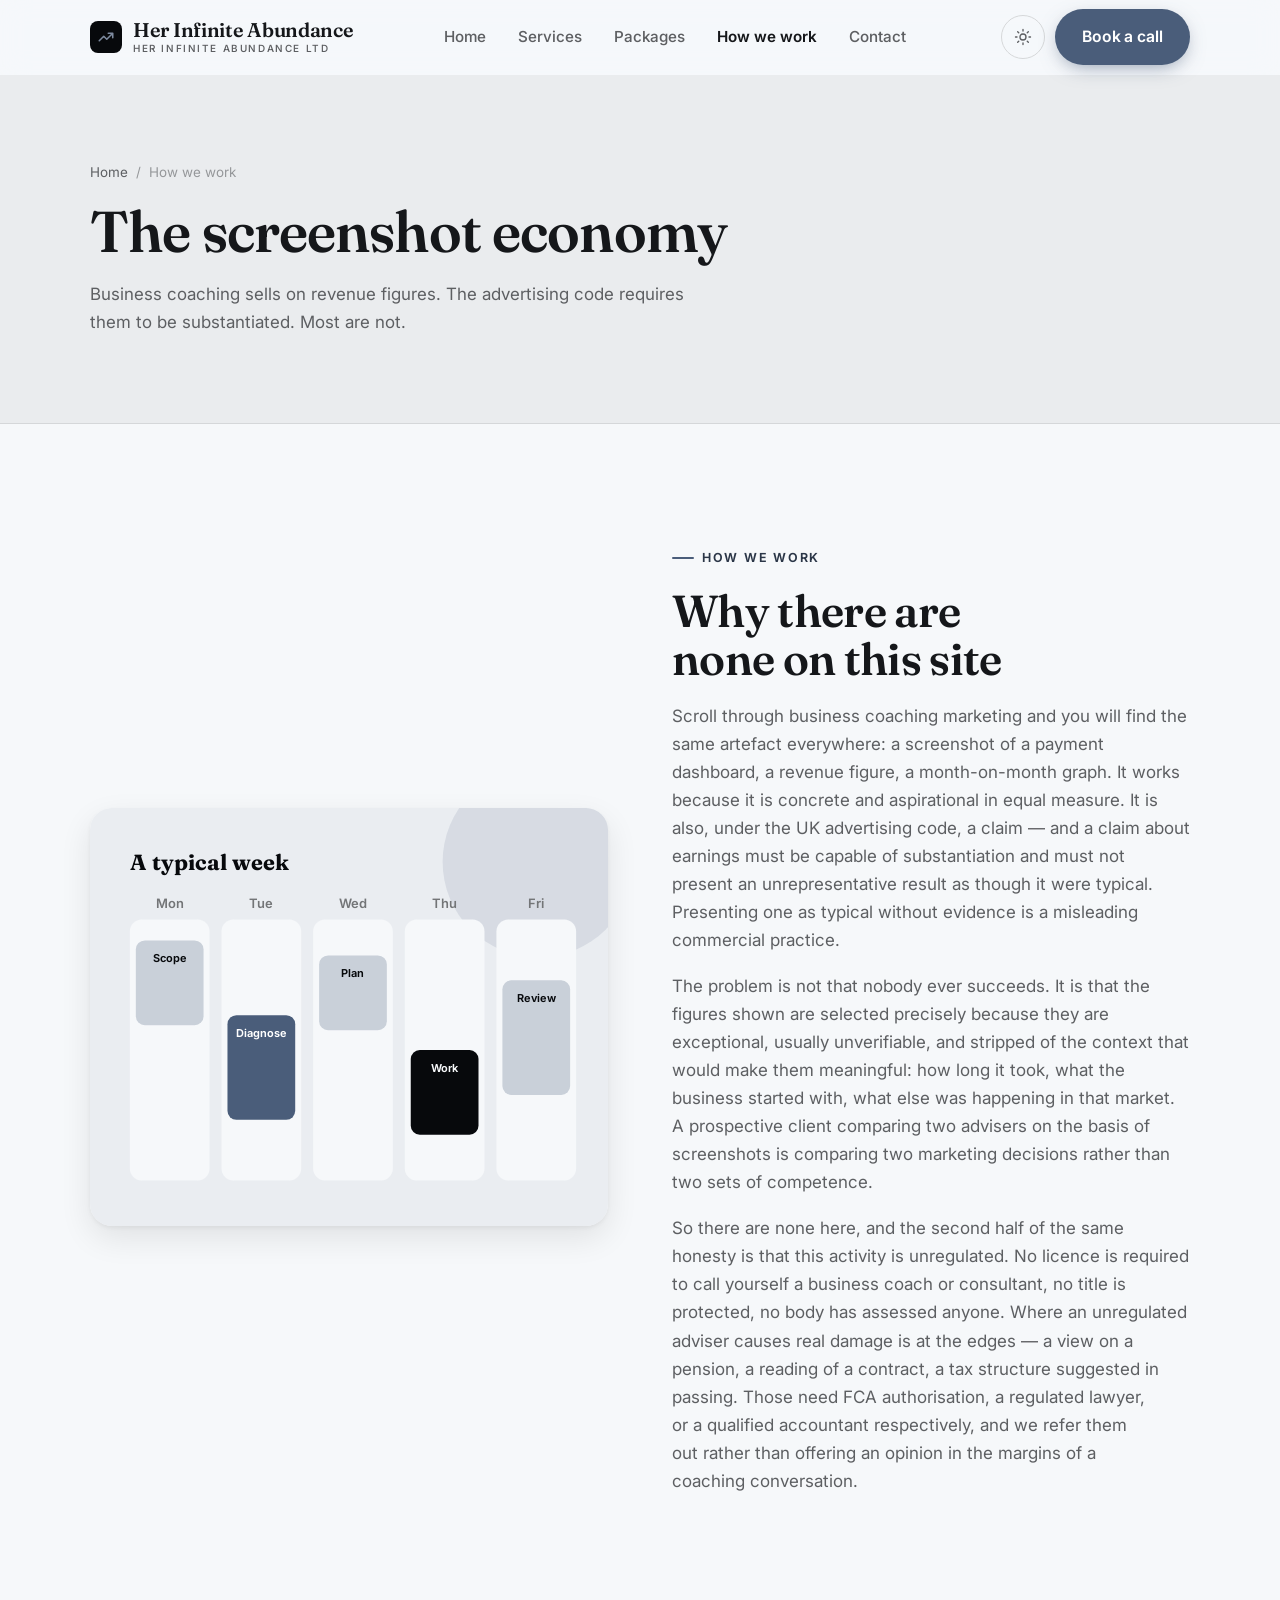
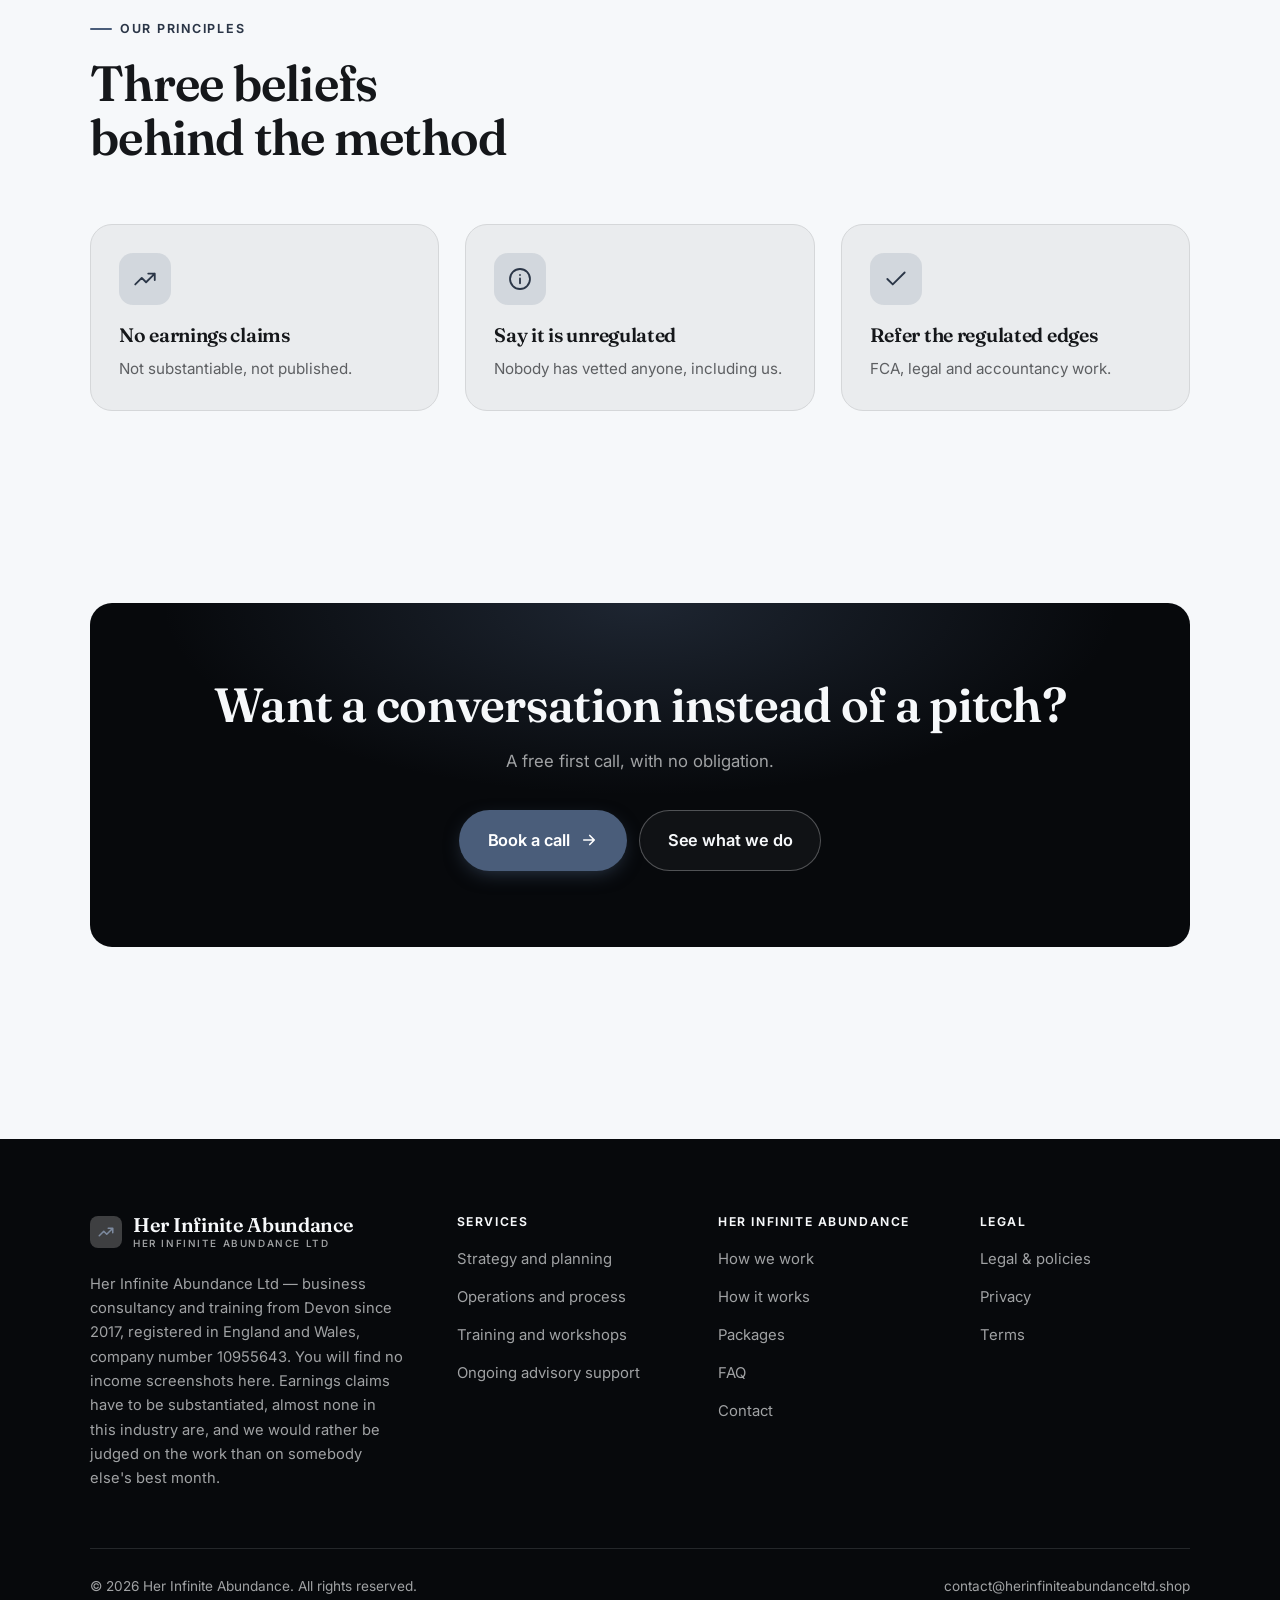
<file: about.html>
<!DOCTYPE html>
<html lang="en" class="no-js">
<head>
<meta charset="utf-8">
<meta name="viewport" content="width=device-width, initial-scale=1">
<title>How we work — Her Infinite Abundance</title>
<meta name="description" content="About Her Infinite Abundance Ltd, business consultancy and training in Devon since 2017, company number 10955643.">
<link rel="canonical" href="https://herinfiniteabundanceltd.shop/about.html">

<meta property="og:type" content="website">
<meta property="og:url" content="https://herinfiniteabundanceltd.shop/about.html">
<meta property="og:site_name" content="Her Infinite Abundance">
<meta property="og:locale" content="en_US">
<meta property="og:title" content="How we work — Her Infinite Abundance">
<meta property="og:description" content="About Her Infinite Abundance Ltd, business consultancy and training in Devon since 2017, company number 10955643.">
<meta name="theme-color" content="#07090c">

<link rel="icon" href="assets/img/favicon.svg" type="image/svg+xml">
<link rel="preconnect" href="https://fonts.googleapis.com">
<link rel="preconnect" href="https://fonts.gstatic.com" crossorigin>
<link rel="stylesheet" href="https://fonts.googleapis.com/css2?family=Fraunces:wght@400;500;600;700&family=Inter:wght@400..700&display=swap">
<link rel="stylesheet" href="assets/css/style.css">

<!-- Thème appliqué avant le premier rendu (évite le flash) -->
<script>
document.documentElement.classList.remove('no-js');
(function(){try{var t=localStorage.getItem('site-theme');if(t){document.documentElement.setAttribute('data-theme',t);}}catch(e){}})();
</script>
</head>

<body>
<a class="skip-link" href="#main">Skip to main content</a>

<header class="site-header">
  <nav class="wrap nav" aria-label="Main navigation">
    <a class="brand" href="index.html">
      <svg class="brand__mark" viewBox="0 0 64 64" aria-hidden="true">
        <rect class="bm-bg" width="64" height="64" rx="16"/>
        <g class="bm-ic" transform="translate(14 14) scale(1.5)" fill="none" stroke-width="2.1" stroke-linecap="round" stroke-linejoin="round"><path d="M3 17l6-6 4 4 8-8M15 7h6v6"/></g>
      </svg>
      <span>Her Infinite Abundance<span class="brand__sub">HER INFINITE ABUNDANCE LTD</span></span>
    </a>

    <ul class="nav__links" id="nav-links">
      <li><a href="index.html">Home</a></li>
      <li><a href="programs.html">Services</a></li>
      <li><a href="index.html#pricing">Packages</a></li>
      <li><a href="about.html" aria-current="page">How we work</a></li>
      <li><a href="contact.html">Contact</a></li>
      <li><a class="btn btn--primary" href="contact.html">Book a call</a></li>
    </ul>

    <div class="nav__cta">
      <button class="theme-toggle" type="button" aria-label="Switch to dark theme">
        <svg class="icon-sun" viewBox="0 0 24 24" fill="none" stroke="currentColor" stroke-width="1.8" stroke-linecap="round" aria-hidden="true"><circle cx="12" cy="12" r="4"/><path d="M12 2v2m0 16v2M2 12h2m16 0h2M4.9 4.9l1.4 1.4m11.4 11.4 1.4 1.4M19.1 4.9l-1.4 1.4M6.3 17.7l-1.4 1.4"/></svg>
        <svg class="icon-moon" viewBox="0 0 24 24" fill="none" stroke="currentColor" stroke-width="1.8" stroke-linecap="round" stroke-linejoin="round" aria-hidden="true"><path d="M21 12.8A9 9 0 1 1 11.2 3a7 7 0 0 0 9.8 9.8z"/></svg>
      </button>
      <a class="btn btn--primary" href="contact.html">Book a call</a>
      <button class="nav__toggle" type="button" aria-expanded="false" aria-controls="nav-links" aria-label="Open menu">
        <svg class="icon-open" viewBox="0 0 24 24" fill="none" stroke="currentColor" stroke-width="2" stroke-linecap="round" aria-hidden="true"><path d="M3 6h18M3 12h18M3 18h18"/></svg>
        <svg class="icon-close" viewBox="0 0 24 24" fill="none" stroke="currentColor" stroke-width="2" stroke-linecap="round" aria-hidden="true"><path d="M6 6l12 12M18 6L6 18"/></svg>
      </button>
    </div>
  </nav>
</header>

<main id="main">

<section class="page-head">
  <div class="wrap">
    <nav class="breadcrumb" aria-label="Breadcrumb">
      <a href="index.html">Home</a><span>/</span><span aria-current="page">How we work</span>
    </nav>
    <h1>The screenshot economy</h1>
    <p>Business coaching sells on revenue figures. The advertising code requires them to be substantiated. Most are not.</p>
  </div>
</section>

<section class="section wrap">
  <div class="split reveal">
    <div class="split__art">
      <svg viewBox="0 0 520 420" role="img" aria-label="Example of a typical week: Scope, Diagnose, Plan, Work, Review.">
        <rect width="520" height="420" rx="20" fill="#eaedf1"/>
        <circle cx="450" cy="54" r="96" fill="#4a5d7a" opacity=".12"/>
        <g style="font-family: var(--font-body)">
        <text x="40" y="62" font-size="22" font-weight="700" fill="#07090c" style="font-family: var(--font-display)">A typical week</text>
        <text x="80" y="100" text-anchor="middle" font-size="13" font-weight="600" fill="#737577">Mon</text>
        <rect x="40" y="112" width="80" height="262" rx="12" fill="#f6f8fa"/>
        <rect x="46" y="133" width="68" height="85" rx="9" fill="#c9d0d9"/>
        <text x="80" y="155" text-anchor="middle" font-size="11" font-weight="650" fill="#07090c">Scope</text>
        <text x="172" y="100" text-anchor="middle" font-size="13" font-weight="600" fill="#737577">Tue</text>
        <rect x="132" y="112" width="80" height="262" rx="12" fill="#f6f8fa"/>
        <rect x="138" y="208" width="68" height="105" rx="9" fill="#4a5d7a"/>
        <text x="172" y="230" text-anchor="middle" font-size="11" font-weight="650" fill="#ffffff">Diagnose</text>
        <text x="264" y="100" text-anchor="middle" font-size="13" font-weight="600" fill="#737577">Wed</text>
        <rect x="224" y="112" width="80" height="262" rx="12" fill="#f6f8fa"/>
        <rect x="230" y="148" width="68" height="75" rx="9" fill="#c9d0d9"/>
        <text x="264" y="170" text-anchor="middle" font-size="11" font-weight="650" fill="#07090c">Plan</text>
        <text x="356" y="100" text-anchor="middle" font-size="13" font-weight="600" fill="#737577">Thu</text>
        <rect x="316" y="112" width="80" height="262" rx="12" fill="#f6f8fa"/>
        <rect x="322" y="243" width="68" height="85" rx="9" fill="#07090c"/>
        <text x="356" y="265" text-anchor="middle" font-size="11" font-weight="650" fill="#f6f8fa">Work</text>
        <text x="448" y="100" text-anchor="middle" font-size="13" font-weight="600" fill="#737577">Fri</text>
        <rect x="408" y="112" width="80" height="262" rx="12" fill="#f6f8fa"/>
        <rect x="414" y="173" width="68" height="115" rx="9" fill="#c9d0d9"/>
        <text x="448" y="195" text-anchor="middle" font-size="11" font-weight="650" fill="#07090c">Review</text>
        </g>
      </svg>
    </div>
    <div>
      <span class="eyebrow">How we work</span>
      <h2>Why there are none on this site</h2>
      <p>Scroll through business coaching marketing and you will find the same artefact everywhere: a screenshot of a payment dashboard, a revenue figure, a month-on-month graph. It works because it is concrete and aspirational in equal measure. It is also, under the UK advertising code, a claim — and a claim about earnings must be capable of substantiation and must not present an unrepresentative result as though it were typical. Presenting one as typical without evidence is a misleading commercial practice.</p>
      <p>The problem is not that nobody ever succeeds. It is that the figures shown are selected precisely because they are exceptional, usually unverifiable, and stripped of the context that would make them meaningful: how long it took, what the business started with, what else was happening in that market. A prospective client comparing two advisers on the basis of screenshots is comparing two marketing decisions rather than two sets of competence.</p>
      <p>So there are none here, and the second half of the same honesty is that this activity is unregulated. No licence is required to call yourself a business coach or consultant, no title is protected, no body has assessed anyone. Where an unregulated adviser causes real damage is at the edges — a view on a pension, a reading of a contract, a tax structure suggested in passing. Those need FCA authorisation, a regulated lawyer, or a qualified accountant respectively, and we refer them out rather than offering an opinion in the margins of a coaching conversation.</p>
      <!--
        TO DO: add a short introduction of the coach (name, real background),
        with a photo if possible. Do not invent credentials — see README.md.
      -->
    </div>
  </div>
</section>

<section class="section section--flush wrap">
  <div class="section-head reveal">
    <span class="eyebrow">Our principles</span>
    <h2>Three beliefs behind the method</h2>
  </div>
  <div class="grid grid--3 reveal-group">
    <article class="card">
      <div class="card__icon"><svg viewBox="0 0 24 24" fill="none" stroke="currentColor" stroke-width="1.7" stroke-linecap="round" stroke-linejoin="round" aria-hidden="true"><path d="M3 17l6-6 4 4 8-8M15 7h6v6"/></svg></div>
      <h3>No earnings claims</h3>
      <p>Not substantiable, not published.</p>
    </article>
    <article class="card">
      <div class="card__icon"><svg viewBox="0 0 24 24" fill="none" stroke="currentColor" stroke-width="1.7" stroke-linecap="round" stroke-linejoin="round" aria-hidden="true"><circle cx="12" cy="12" r="9.2"/><path d="M12 16v-4.5M12 8.2v.1"/></svg></div>
      <h3>Say it is unregulated</h3>
      <p>Nobody has vetted anyone, including us.</p>
    </article>
    <article class="card">
      <div class="card__icon"><svg viewBox="0 0 24 24" fill="none" stroke="currentColor" stroke-width="1.7" stroke-linecap="round" stroke-linejoin="round" aria-hidden="true"><path d="M20 6 9 17l-5-5"/></svg></div>
      <h3>Refer the regulated edges</h3>
      <p>FCA, legal and accountancy work.</p>
    </article>
  </div>
</section>

<section class="wrap section--tight">
  <div class="cta-band reveal">
    <h2>Want a conversation instead of a pitch?</h2>
    <p>A free first call, with no obligation.</p>
    <div class="hero__actions">
      <a class="btn btn--primary btn--lg" href="contact.html">Book a call <svg viewBox="0 0 24 24" fill="none" stroke="currentColor" stroke-width="2.2" stroke-linecap="round" stroke-linejoin="round" aria-hidden="true"><path d="M5 12h14M13 6l6 6-6 6"/></svg></a>
      <a class="btn btn--on-dark btn--lg" href="programs.html">See what we do</a>
    </div>
  </div>
</section>

</main>

<footer class="site-footer">
  <div class="wrap">
    <div class="footer__grid">
      <div class="footer__brand">
        <a class="brand" href="index.html">
          <svg class="brand__mark" viewBox="0 0 64 64" aria-hidden="true">
        <rect class="bm-bg" width="64" height="64" rx="16"/>
        <g class="bm-ic" transform="translate(14 14) scale(1.5)" fill="none" stroke-width="2.1" stroke-linecap="round" stroke-linejoin="round"><path d="M3 17l6-6 4 4 8-8M15 7h6v6"/></g>
      </svg>
          <span>Her Infinite Abundance<span class="brand__sub">HER INFINITE ABUNDANCE LTD</span></span>
        </a>
        <p>Her Infinite Abundance Ltd — business consultancy and training from Devon since 2017, registered in England and Wales, company number 10955643. You will find no income screenshots here. Earnings claims have to be substantiated, almost none in this industry are, and we would rather be judged on the work than on somebody else's best month.</p>
      </div>

      <div class="footer__col">
        <h4>Services</h4>
        <ul>
          <li><a href="programs.html#strategy">Strategy and planning</a></li>
          <li><a href="programs.html#operations">Operations and process</a></li>
          <li><a href="programs.html#training">Training and workshops</a></li>
          <li><a href="programs.html#advisory">Ongoing advisory support</a></li>
        </ul>
      </div>

      <div class="footer__col">
        <h4>Her Infinite Abundance</h4>
        <ul>
          <li><a href="about.html">How we work</a></li>
          <li><a href="index.html#how-it-works">How it works</a></li>
          <li><a href="index.html#pricing">Packages</a></li>
          <li><a href="index.html#faq">FAQ</a></li>
          <li><a href="contact.html">Contact</a></li>
        </ul>
      </div>

      <div class="footer__col">
        <h4>Legal</h4>
        <ul>
          <li><a href="legal.html">Legal &amp; policies</a></li>
          <li><a href="legal.html#privacy">Privacy</a></li>
          <li><a href="legal.html#terms">Terms</a></li>
        </ul>
      </div>
    </div>

    <div class="footer__bottom">
      <p>© <span data-year>2026</span> Her Infinite Abundance. All rights reserved.</p>
      <p><a href="mailto:contact@herinfiniteabundanceltd.shop">contact@herinfiniteabundanceltd.shop</a></p>
    </div>
  </div>
</footer>

<script src="assets/js/main.js" defer></script>
</body>
</html>
</file>
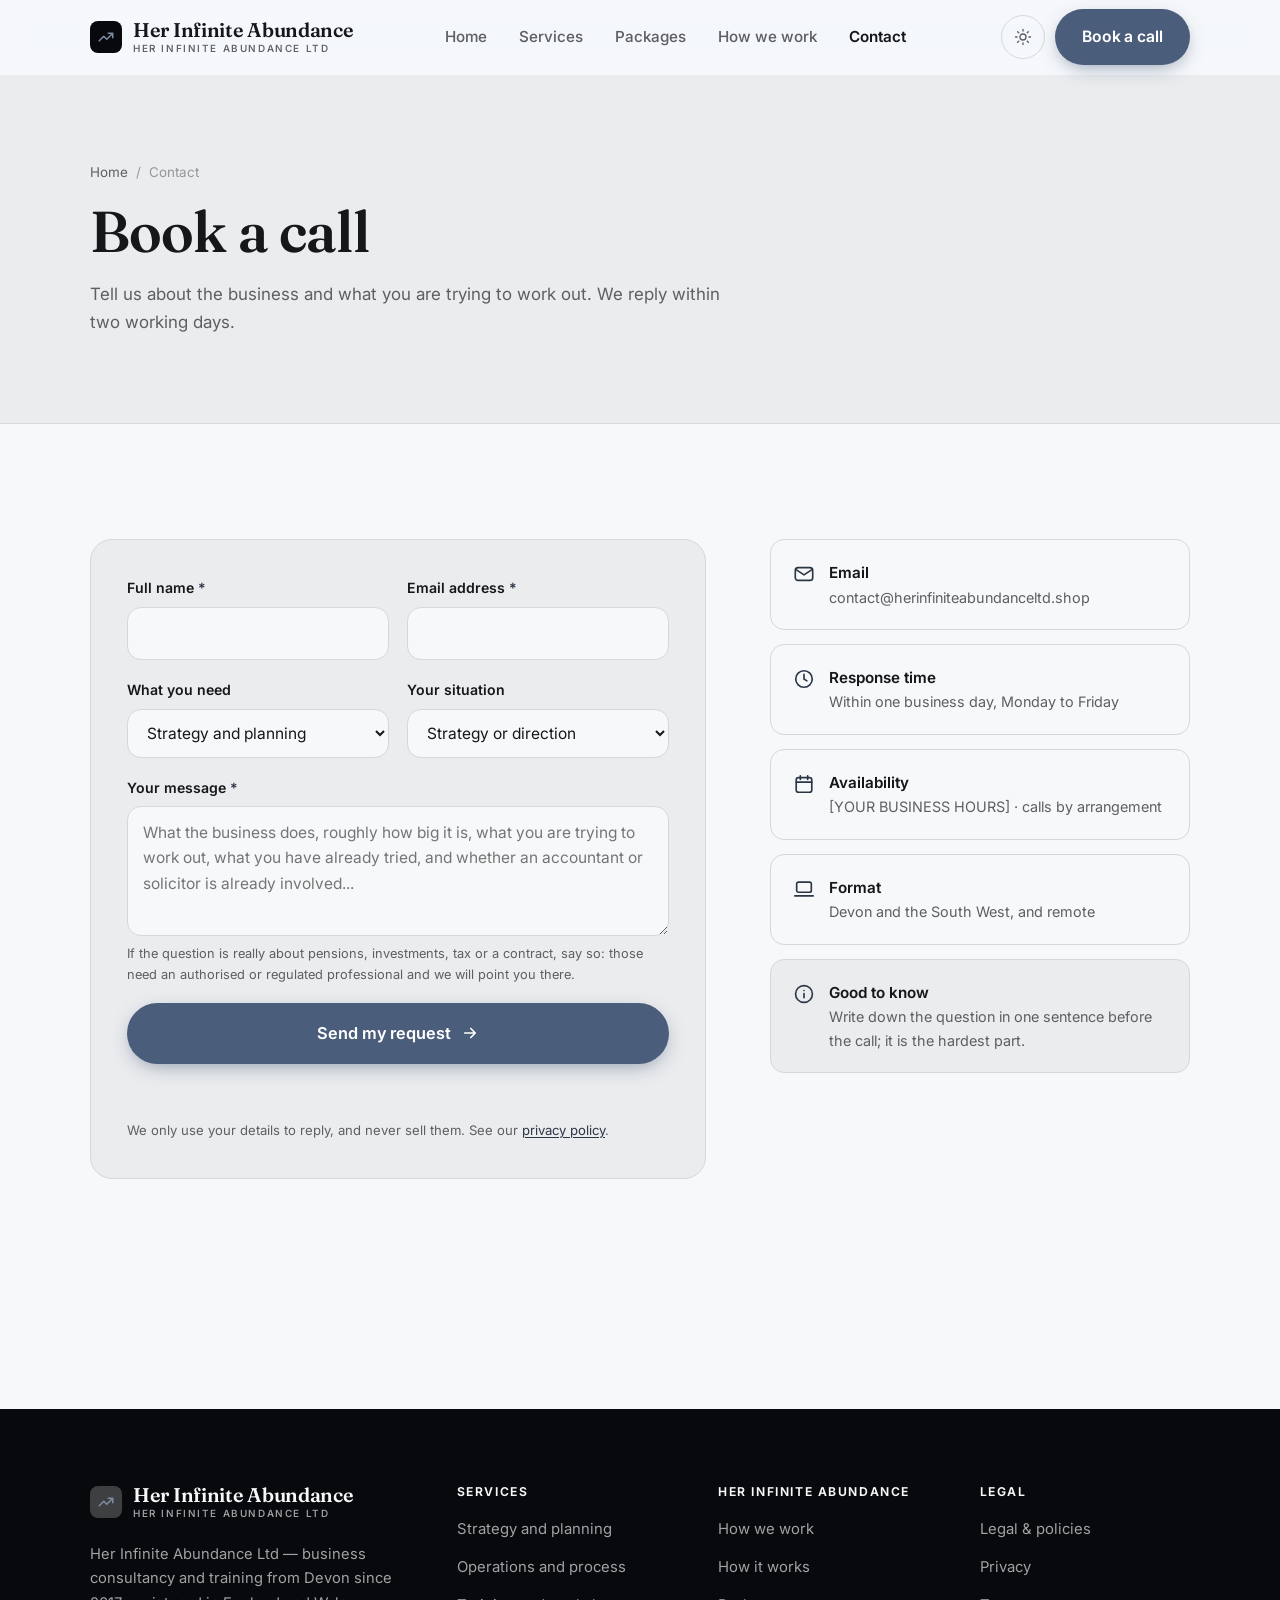
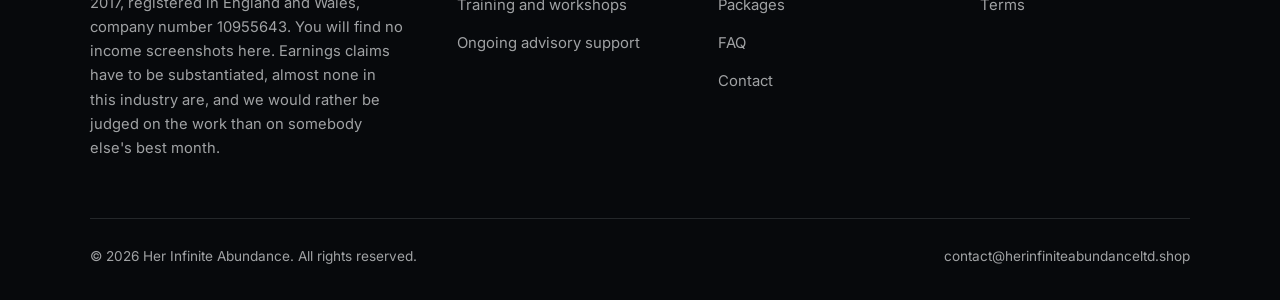
<file: contact.html>
<!DOCTYPE html>
<html lang="en" class="no-js">
<head>
<meta charset="utf-8">
<meta name="viewport" content="width=device-width, initial-scale=1">
<title>Contact — Her Infinite Abundance</title>
<meta name="description" content="Contact Her Infinite Abundance Ltd in Devon for a first call. We reply within two working days.">
<link rel="canonical" href="https://herinfiniteabundanceltd.shop/contact.html">

<meta property="og:type" content="website">
<meta property="og:url" content="https://herinfiniteabundanceltd.shop/contact.html">
<meta property="og:site_name" content="Her Infinite Abundance">
<meta property="og:locale" content="en_US">
<meta property="og:title" content="Contact — Her Infinite Abundance">
<meta property="og:description" content="Contact Her Infinite Abundance Ltd in Devon for a first call. We reply within two working days.">
<meta name="theme-color" content="#07090c">

<link rel="icon" href="assets/img/favicon.svg" type="image/svg+xml">
<link rel="preconnect" href="https://fonts.googleapis.com">
<link rel="preconnect" href="https://fonts.gstatic.com" crossorigin>
<link rel="stylesheet" href="https://fonts.googleapis.com/css2?family=Fraunces:wght@400;500;600;700&family=Inter:wght@400..700&display=swap">
<link rel="stylesheet" href="assets/css/style.css">

<!-- Thème appliqué avant le premier rendu (évite le flash) -->
<script>
document.documentElement.classList.remove('no-js');
(function(){try{var t=localStorage.getItem('site-theme');if(t){document.documentElement.setAttribute('data-theme',t);}}catch(e){}})();
</script>
</head>

<body>
<a class="skip-link" href="#main">Skip to main content</a>

<header class="site-header">
  <nav class="wrap nav" aria-label="Main navigation">
    <a class="brand" href="index.html">
      <svg class="brand__mark" viewBox="0 0 64 64" aria-hidden="true">
        <rect class="bm-bg" width="64" height="64" rx="16"/>
        <g class="bm-ic" transform="translate(14 14) scale(1.5)" fill="none" stroke-width="2.1" stroke-linecap="round" stroke-linejoin="round"><path d="M3 17l6-6 4 4 8-8M15 7h6v6"/></g>
      </svg>
      <span>Her Infinite Abundance<span class="brand__sub">HER INFINITE ABUNDANCE LTD</span></span>
    </a>

    <ul class="nav__links" id="nav-links">
      <li><a href="index.html">Home</a></li>
      <li><a href="programs.html">Services</a></li>
      <li><a href="index.html#pricing">Packages</a></li>
      <li><a href="about.html">How we work</a></li>
      <li><a href="contact.html" aria-current="page">Contact</a></li>
      <li><a class="btn btn--primary" href="contact.html">Book a call</a></li>
    </ul>

    <div class="nav__cta">
      <button class="theme-toggle" type="button" aria-label="Switch to dark theme">
        <svg class="icon-sun" viewBox="0 0 24 24" fill="none" stroke="currentColor" stroke-width="1.8" stroke-linecap="round" aria-hidden="true"><circle cx="12" cy="12" r="4"/><path d="M12 2v2m0 16v2M2 12h2m16 0h2M4.9 4.9l1.4 1.4m11.4 11.4 1.4 1.4M19.1 4.9l-1.4 1.4M6.3 17.7l-1.4 1.4"/></svg>
        <svg class="icon-moon" viewBox="0 0 24 24" fill="none" stroke="currentColor" stroke-width="1.8" stroke-linecap="round" stroke-linejoin="round" aria-hidden="true"><path d="M21 12.8A9 9 0 1 1 11.2 3a7 7 0 0 0 9.8 9.8z"/></svg>
      </button>
      <a class="btn btn--primary" href="contact.html">Book a call</a>
      <button class="nav__toggle" type="button" aria-expanded="false" aria-controls="nav-links" aria-label="Open menu">
        <svg class="icon-open" viewBox="0 0 24 24" fill="none" stroke="currentColor" stroke-width="2" stroke-linecap="round" aria-hidden="true"><path d="M3 6h18M3 12h18M3 18h18"/></svg>
        <svg class="icon-close" viewBox="0 0 24 24" fill="none" stroke="currentColor" stroke-width="2" stroke-linecap="round" aria-hidden="true"><path d="M6 6l12 12M18 6L6 18"/></svg>
      </button>
    </div>
  </nav>
</header>

<main id="main">

<section class="page-head">
  <div class="wrap">
    <nav class="breadcrumb" aria-label="Breadcrumb">
      <a href="index.html">Home</a><span>/</span><span aria-current="page">Contact</span>
    </nav>
    <h1>Book a call</h1>
    <p>Tell us about the business and what you are trying to work out. We reply within two working days.</p>
  </div>
</section>

<section class="section wrap">
  <div class="form-layout">

    <!--
      FORM: the action attribute holds a placeholder id. Create a free form at
      https://formspree.io and replace VOTRE_ID_FORMSPREE. Until then, the button
      opens the visitor's email app with a pre-filled message to contact@herinfiniteabundanceltd.shop.
    -->
    <form class="form" id="contact-form" action="https://formspree.io/f/VOTRE_ID_FORMSPREE" method="POST"
          data-email="contact@herinfiniteabundanceltd.shop" data-subject="Enquiry"
          data-msg-mail="Your email app will open with the message ready to send." data-msg-sending="Sending…"
          data-msg-ok="Thanks! Your message is on its way. We reply within one business day." data-msg-err="Sending failed. Please email us directly at">
      <div class="form__row">
        <div class="field">
          <label for="nom">Full name <span class="req" aria-hidden="true">*</span></label>
          <input type="text" id="nom" name="nom" autocomplete="name" required>
        </div>
        <div class="field">
          <label for="email">Email address <span class="req" aria-hidden="true">*</span></label>
          <input type="email" id="email" name="email" autocomplete="email" required>
        </div>
      </div>

      <div class="form__row">
        <div class="field">
          <label for="programme">What you need</label>
          <select id="programme" name="programme">
            <option>Strategy and planning</option>
            <option>Operations and process</option>
            <option>Training and workshops</option>
            <option>Ongoing advisory support</option>
            <option>Not sure yet</option>
          </select>
        </div>
        <div class="field">
          <label for="niveau">Your situation</label>
          <select id="niveau" name="niveau">
            <option>Strategy or direction</option>
            <option>Operations or process</option>
            <option>Training for a team</option>
            <option>Ongoing support</option>
          </select>
        </div>
      </div>

      <div class="field">
        <label for="message">Your message <span class="req" aria-hidden="true">*</span></label>
        <textarea id="message" name="message" required placeholder="What the business does, roughly how big it is, what you are trying to work out, what you have already tried, and whether an accountant or solicitor is already involved..."></textarea>
        <span class="field__hint">If the question is really about pensions, investments, tax or a contract, say so: those need an authorised or regulated professional and we will point you there.</span>
      </div>

      <!-- Bot trap: hidden from humans -->
      <div class="visually-hidden" aria-hidden="true">
        <label for="site-web">Leave this field empty</label>
        <input type="text" id="site-web" name="_gotcha" tabindex="-1" autocomplete="off">
      </div>

      <button class="btn btn--primary btn--lg" type="submit">Send my request <svg viewBox="0 0 24 24" fill="none" stroke="currentColor" stroke-width="2.2" stroke-linecap="round" stroke-linejoin="round" aria-hidden="true"><path d="M5 12h14M13 6l6 6-6 6"/></svg></button>

      <p id="form-status" class="form__status" role="status" aria-live="polite"></p>

      <p class="form__note">
        We only use your details to reply, and never sell them. See our <a href="legal.html#privacy">privacy policy</a>.
      </p>
    </form>

    <aside class="contact-aside">
      <div class="contact-card">
        <svg viewBox="0 0 24 24" fill="none" stroke="currentColor" stroke-width="1.8" stroke-linecap="round" stroke-linejoin="round" aria-hidden="true"><rect x="2.5" y="5" width="19" height="14" rx="3"/><path d="M3 7l9 6 9-6"/></svg>
        <div><b>Email</b><a href="mailto:contact@herinfiniteabundanceltd.shop">contact@herinfiniteabundanceltd.shop</a></div>
      </div>
      <div class="contact-card">
        <svg viewBox="0 0 24 24" fill="none" stroke="currentColor" stroke-width="1.8" stroke-linecap="round" stroke-linejoin="round" aria-hidden="true"><circle cx="12" cy="12" r="9"/><path d="M12 7v5l3.2 2"/></svg>
        <div><b>Response time</b><span>Within one business day, Monday to Friday</span></div>
      </div>
      <div class="contact-card">
        <svg viewBox="0 0 24 24" fill="none" stroke="currentColor" stroke-width="1.8" stroke-linecap="round" stroke-linejoin="round" aria-hidden="true"><rect x="3.5" y="5" width="17" height="16" rx="2.5"/><path d="M8 3v4M16 3v4M3.5 10h17"/></svg>
        <div><b>Availability</b><span>[YOUR BUSINESS HOURS] · calls by arrangement</span></div>
      </div>
      <div class="contact-card">
        <svg viewBox="0 0 24 24" fill="none" stroke="currentColor" stroke-width="1.8" stroke-linecap="round" stroke-linejoin="round" aria-hidden="true"><rect x="4" y="4.5" width="16" height="11" rx="2"/><path d="M2 19.5h20"/></svg>
        <div><b>Format</b><span>Devon and the South West, and remote</span></div>
      </div>
      <div class="contact-card contact-card--soft">
        <svg viewBox="0 0 24 24" fill="none" stroke="currentColor" stroke-width="1.8" stroke-linecap="round" stroke-linejoin="round" aria-hidden="true"><circle cx="12" cy="12" r="9.2"/><path d="M12 16v-4.5M12 8.2v.1"/></svg>
        <div><b>Good to know</b><span>Write down the question in one sentence before the call; it is the hardest part.</span></div>
      </div>
    </aside>

  </div>
</section>

</main>

<footer class="site-footer">
  <div class="wrap">
    <div class="footer__grid">
      <div class="footer__brand">
        <a class="brand" href="index.html">
          <svg class="brand__mark" viewBox="0 0 64 64" aria-hidden="true">
        <rect class="bm-bg" width="64" height="64" rx="16"/>
        <g class="bm-ic" transform="translate(14 14) scale(1.5)" fill="none" stroke-width="2.1" stroke-linecap="round" stroke-linejoin="round"><path d="M3 17l6-6 4 4 8-8M15 7h6v6"/></g>
      </svg>
          <span>Her Infinite Abundance<span class="brand__sub">HER INFINITE ABUNDANCE LTD</span></span>
        </a>
        <p>Her Infinite Abundance Ltd — business consultancy and training from Devon since 2017, registered in England and Wales, company number 10955643. You will find no income screenshots here. Earnings claims have to be substantiated, almost none in this industry are, and we would rather be judged on the work than on somebody else's best month.</p>
      </div>

      <div class="footer__col">
        <h4>Services</h4>
        <ul>
          <li><a href="programs.html#strategy">Strategy and planning</a></li>
          <li><a href="programs.html#operations">Operations and process</a></li>
          <li><a href="programs.html#training">Training and workshops</a></li>
          <li><a href="programs.html#advisory">Ongoing advisory support</a></li>
        </ul>
      </div>

      <div class="footer__col">
        <h4>Her Infinite Abundance</h4>
        <ul>
          <li><a href="about.html">How we work</a></li>
          <li><a href="index.html#how-it-works">How it works</a></li>
          <li><a href="index.html#pricing">Packages</a></li>
          <li><a href="index.html#faq">FAQ</a></li>
          <li><a href="contact.html">Contact</a></li>
        </ul>
      </div>

      <div class="footer__col">
        <h4>Legal</h4>
        <ul>
          <li><a href="legal.html">Legal &amp; policies</a></li>
          <li><a href="legal.html#privacy">Privacy</a></li>
          <li><a href="legal.html#terms">Terms</a></li>
        </ul>
      </div>
    </div>

    <div class="footer__bottom">
      <p>© <span data-year>2026</span> Her Infinite Abundance. All rights reserved.</p>
      <p><a href="mailto:contact@herinfiniteabundanceltd.shop">contact@herinfiniteabundanceltd.shop</a></p>
    </div>
  </div>
</footer>

<script src="assets/js/main.js" defer></script>
</body>
</html>
</file>
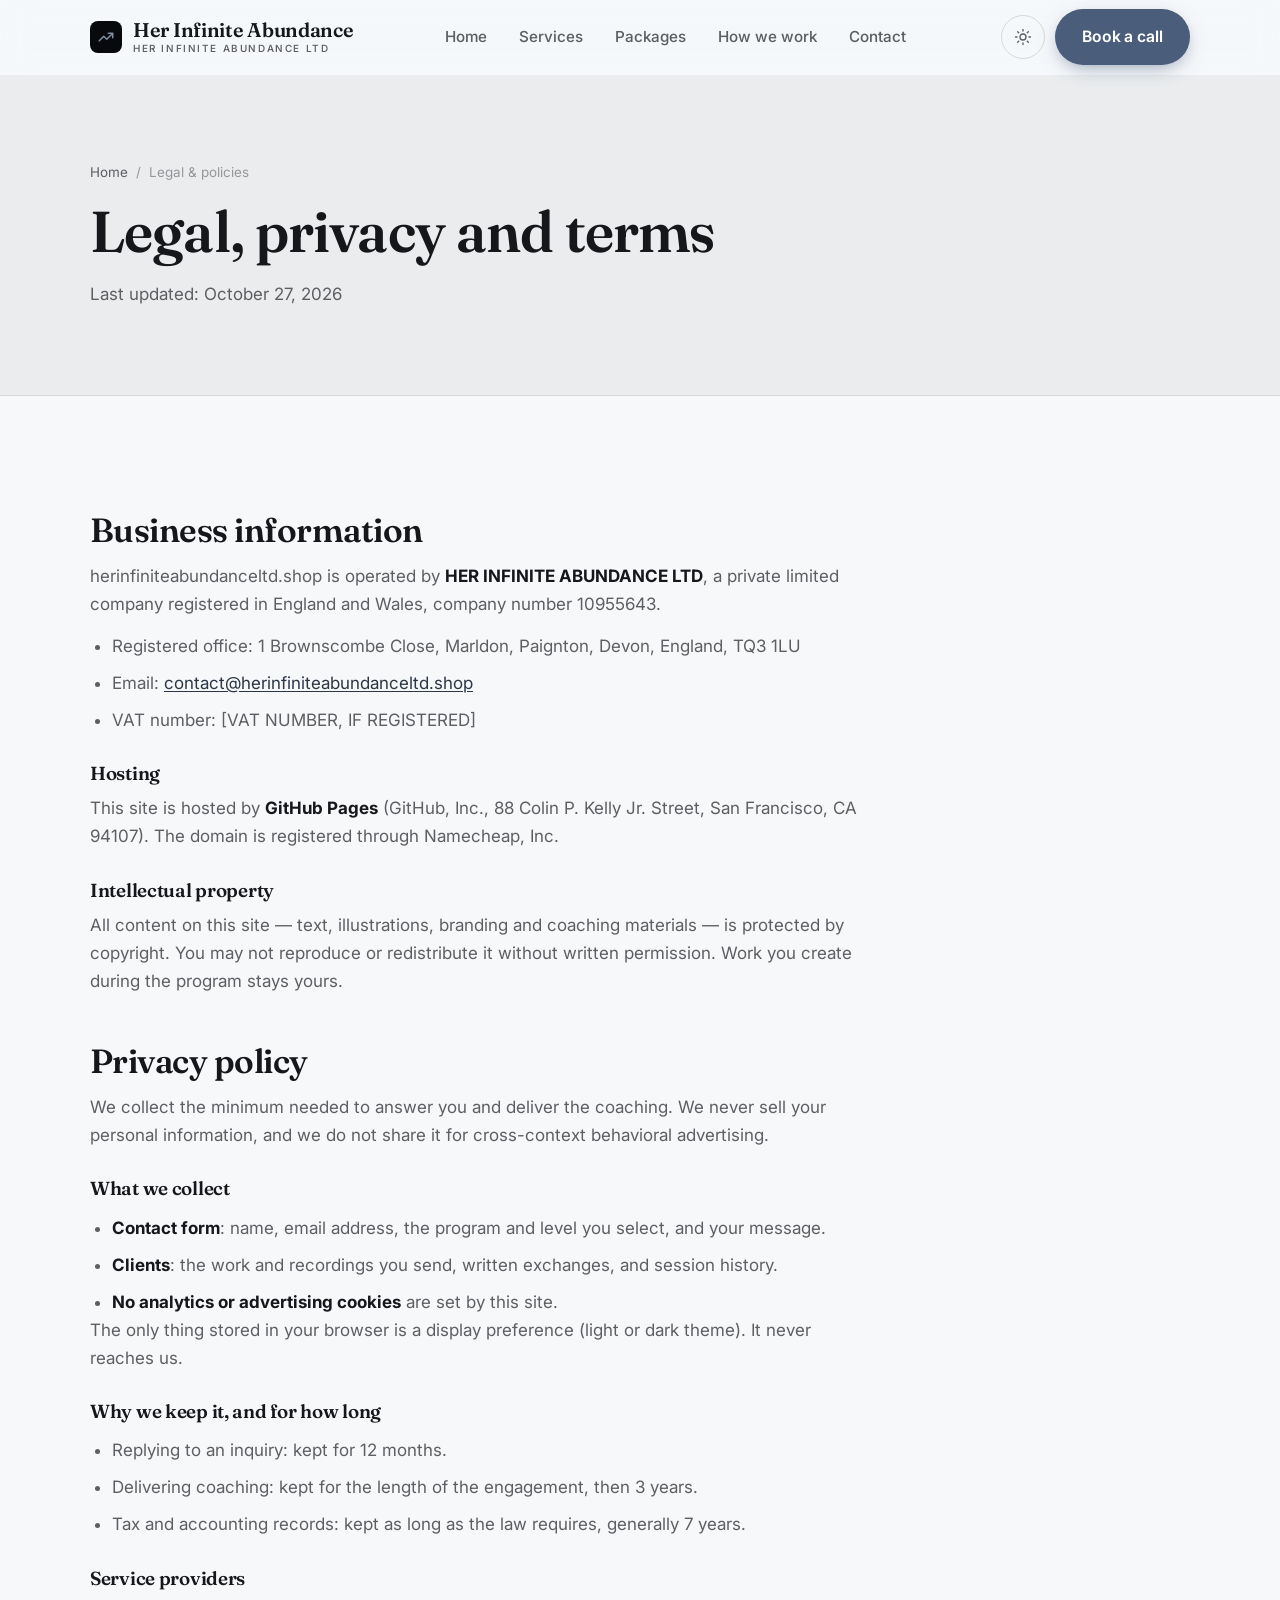
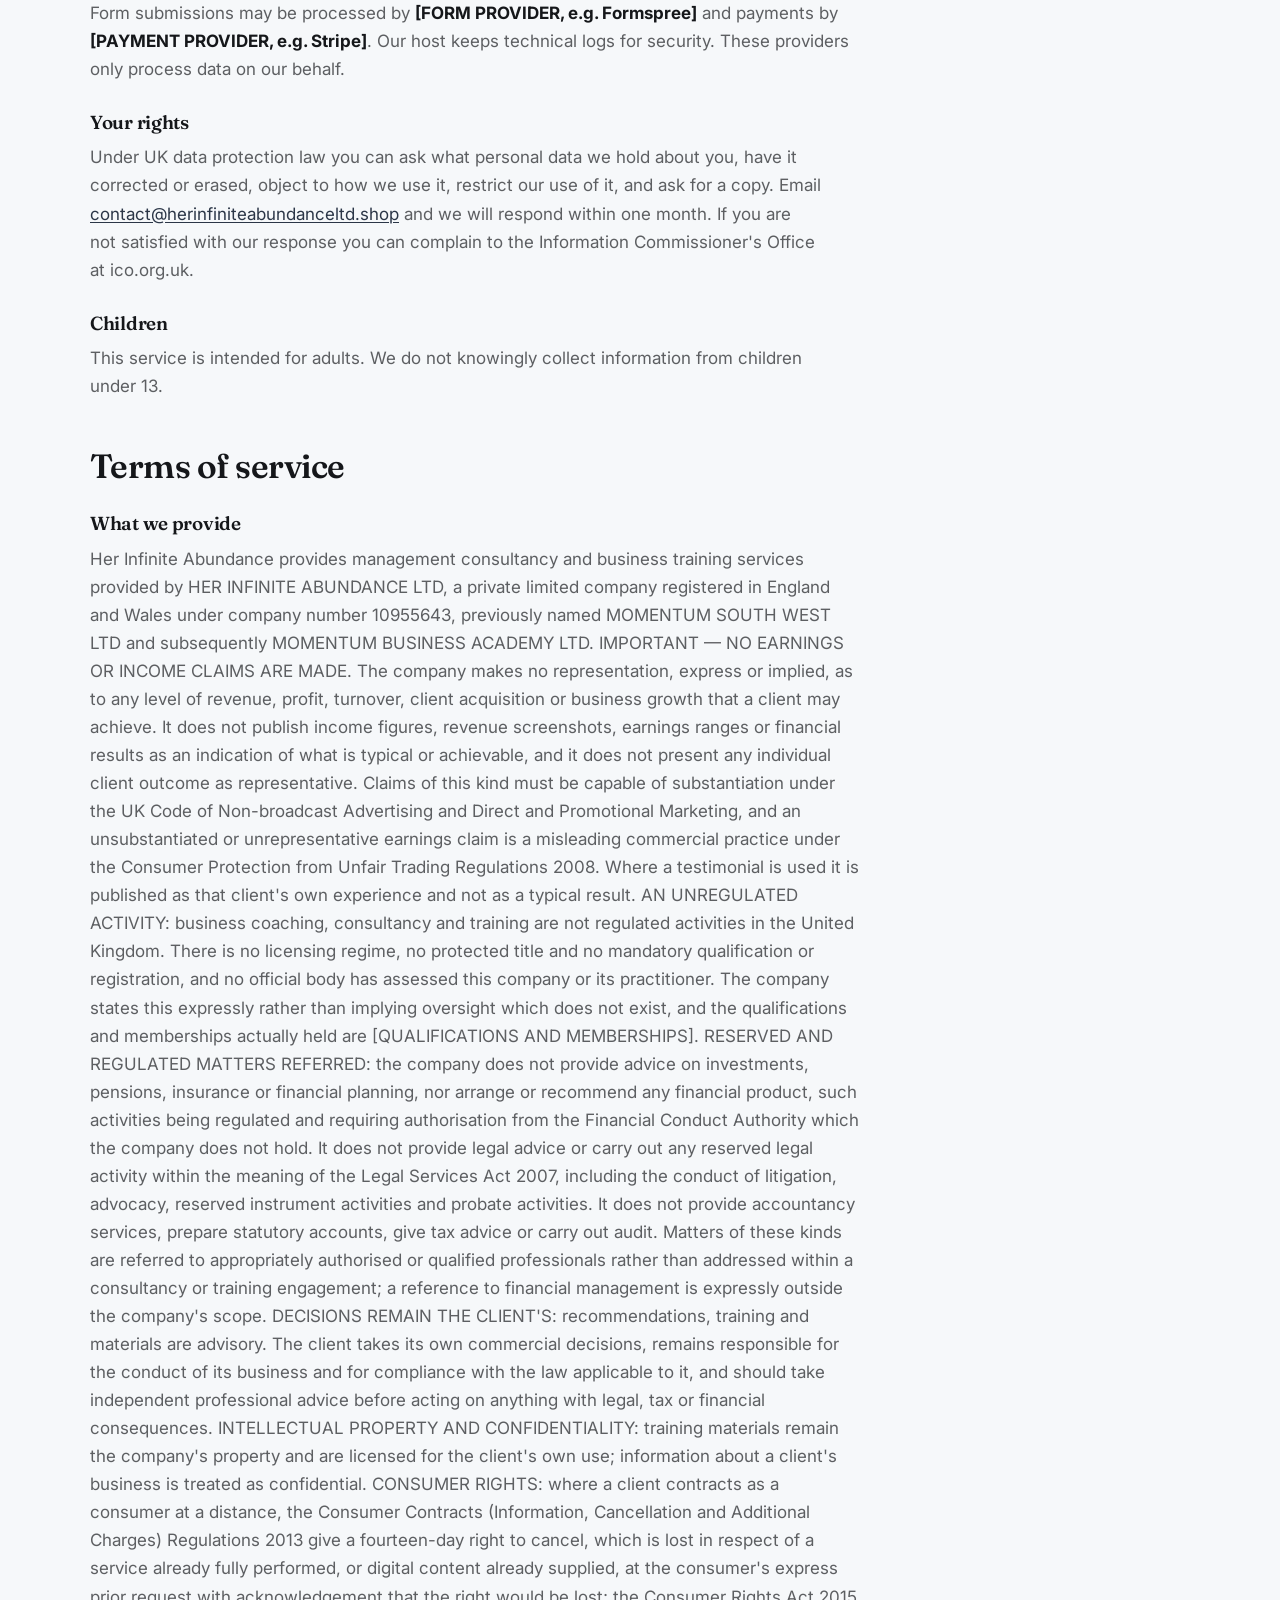
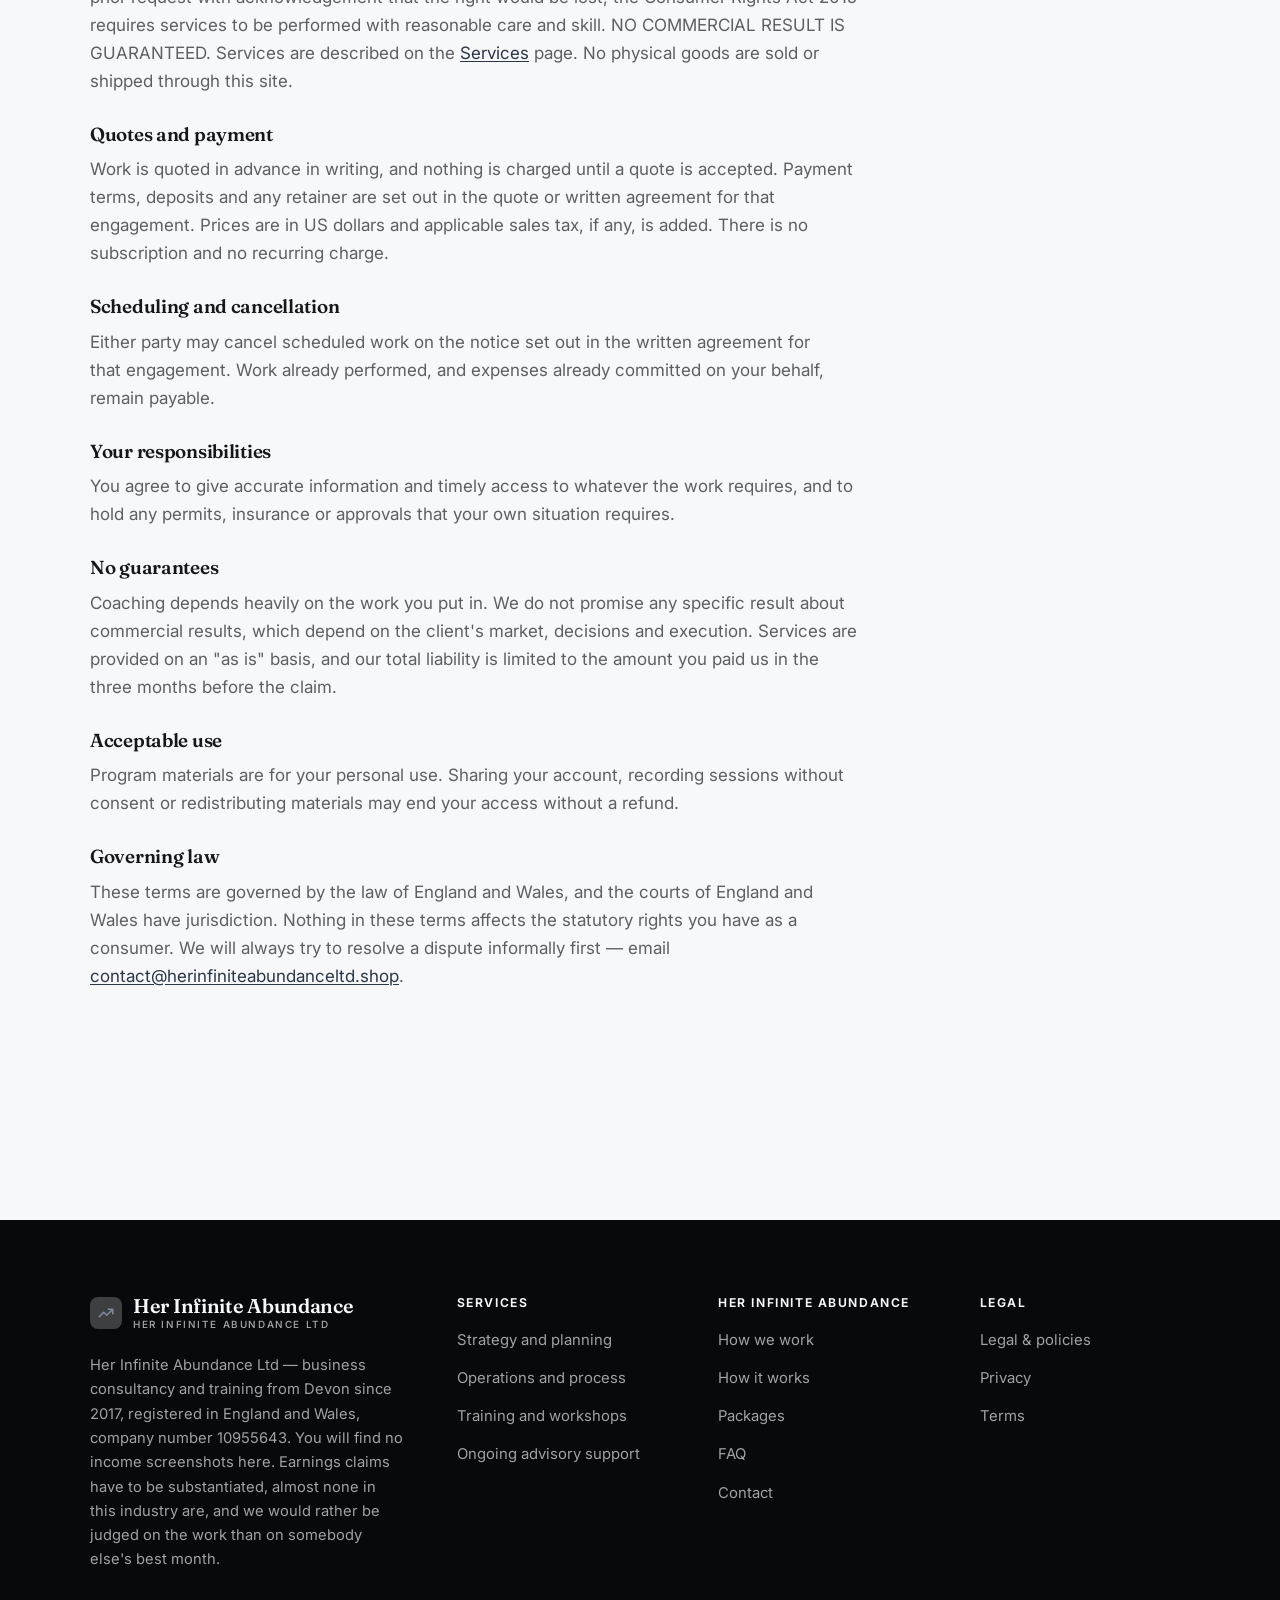
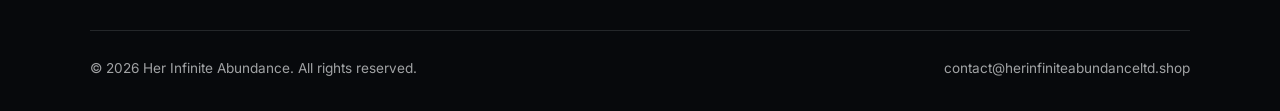
<file: legal.html>
<!DOCTYPE html>
<html lang="en" class="no-js">
<head>
<meta charset="utf-8">
<meta name="viewport" content="width=device-width, initial-scale=1">
<title>Legal, privacy and terms — Her Infinite Abundance</title>
<meta name="description" content="Business information, privacy policy and terms of service for Her Infinite Abundance.">
<meta name="robots" content="noindex">

<meta property="og:type" content="website">
<meta property="og:url" content="https://herinfiniteabundanceltd.shop/legal.html">
<meta property="og:site_name" content="Her Infinite Abundance">
<meta property="og:locale" content="en_US">
<meta property="og:title" content="Legal, privacy and terms — Her Infinite Abundance">
<meta property="og:description" content="Business information, privacy policy and terms of service for Her Infinite Abundance.">
<meta name="theme-color" content="#07090c">

<link rel="icon" href="assets/img/favicon.svg" type="image/svg+xml">
<link rel="preconnect" href="https://fonts.googleapis.com">
<link rel="preconnect" href="https://fonts.gstatic.com" crossorigin>
<link rel="stylesheet" href="https://fonts.googleapis.com/css2?family=Fraunces:wght@400;500;600;700&family=Inter:wght@400..700&display=swap">
<link rel="stylesheet" href="assets/css/style.css">

<!-- Thème appliqué avant le premier rendu (évite le flash) -->
<script>
document.documentElement.classList.remove('no-js');
(function(){try{var t=localStorage.getItem('site-theme');if(t){document.documentElement.setAttribute('data-theme',t);}}catch(e){}})();
</script>
</head>

<body>
<a class="skip-link" href="#main">Skip to main content</a>

<header class="site-header">
  <nav class="wrap nav" aria-label="Main navigation">
    <a class="brand" href="index.html">
      <svg class="brand__mark" viewBox="0 0 64 64" aria-hidden="true">
        <rect class="bm-bg" width="64" height="64" rx="16"/>
        <g class="bm-ic" transform="translate(14 14) scale(1.5)" fill="none" stroke-width="2.1" stroke-linecap="round" stroke-linejoin="round"><path d="M3 17l6-6 4 4 8-8M15 7h6v6"/></g>
      </svg>
      <span>Her Infinite Abundance<span class="brand__sub">HER INFINITE ABUNDANCE LTD</span></span>
    </a>

    <ul class="nav__links" id="nav-links">
      <li><a href="index.html">Home</a></li>
      <li><a href="programs.html">Services</a></li>
      <li><a href="index.html#pricing">Packages</a></li>
      <li><a href="about.html">How we work</a></li>
      <li><a href="contact.html">Contact</a></li>
      <li><a class="btn btn--primary" href="contact.html">Book a call</a></li>
    </ul>

    <div class="nav__cta">
      <button class="theme-toggle" type="button" aria-label="Switch to dark theme">
        <svg class="icon-sun" viewBox="0 0 24 24" fill="none" stroke="currentColor" stroke-width="1.8" stroke-linecap="round" aria-hidden="true"><circle cx="12" cy="12" r="4"/><path d="M12 2v2m0 16v2M2 12h2m16 0h2M4.9 4.9l1.4 1.4m11.4 11.4 1.4 1.4M19.1 4.9l-1.4 1.4M6.3 17.7l-1.4 1.4"/></svg>
        <svg class="icon-moon" viewBox="0 0 24 24" fill="none" stroke="currentColor" stroke-width="1.8" stroke-linecap="round" stroke-linejoin="round" aria-hidden="true"><path d="M21 12.8A9 9 0 1 1 11.2 3a7 7 0 0 0 9.8 9.8z"/></svg>
      </button>
      <a class="btn btn--primary" href="contact.html">Book a call</a>
      <button class="nav__toggle" type="button" aria-expanded="false" aria-controls="nav-links" aria-label="Open menu">
        <svg class="icon-open" viewBox="0 0 24 24" fill="none" stroke="currentColor" stroke-width="2" stroke-linecap="round" aria-hidden="true"><path d="M3 6h18M3 12h18M3 18h18"/></svg>
        <svg class="icon-close" viewBox="0 0 24 24" fill="none" stroke="currentColor" stroke-width="2" stroke-linecap="round" aria-hidden="true"><path d="M6 6l12 12M18 6L6 18"/></svg>
      </button>
    </div>
  </nav>
</header>

<main id="main">

<section class="page-head">
  <div class="wrap">
    <nav class="breadcrumb" aria-label="Breadcrumb">
      <a href="index.html">Home</a><span>/</span><span aria-current="page">Legal &amp; policies</span>
    </nav>
    <h1>Legal, privacy and terms</h1>
    <p>Last updated: <time datetime="2026-10-27">October 27, 2026</time></p>
  </div>
</section>

<section class="section wrap">
  <div class="prose">

    <!--
      TO DO: this is a skeleton, not legal advice. Replace every [BRACKET] with
      your real details before selling, and have a lawyer review it if you can.
      Consumer protection rules differ by state.
    -->

    <h2 id="business">Business information</h2>
    <p>
      herinfiniteabundanceltd.shop is operated by <strong>HER INFINITE ABUNDANCE LTD</strong>, a private limited
      company registered in England and Wales, company number 10955643.
    </p>
    <ul>
      <li>Registered office: 1 Brownscombe Close, Marldon, Paignton, Devon, England, TQ3 1LU</li>
      <li>Email: <a href="mailto:contact@herinfiniteabundanceltd.shop">contact@herinfiniteabundanceltd.shop</a></li>
      <li>VAT number: [VAT NUMBER, IF REGISTERED]</li>
    </ul>

    <h3>Hosting</h3>
    <p>
      This site is hosted by <strong>GitHub Pages</strong> (GitHub, Inc., 88 Colin P. Kelly Jr. Street,
      San Francisco, CA 94107). The domain is registered through Namecheap, Inc.
    </p>

    <h3>Intellectual property</h3>
    <p>
      All content on this site — text, illustrations, branding and coaching materials — is protected by
      copyright. You may not reproduce or redistribute it without written permission. Work you create during
      the program stays yours.
    </p>

    <h2 id="privacy">Privacy policy</h2>
    <p>
      We collect the minimum needed to answer you and deliver the coaching. We never sell your personal
      information, and we do not share it for cross-context behavioral advertising.
    </p>
    <h3>What we collect</h3>
    <ul>
      <li><strong>Contact form</strong>: name, email address, the program and level you select, and your message.</li>
      <li><strong>Clients</strong>: the work and recordings you send, written exchanges, and session history.</li>
      <li><strong>No analytics or advertising cookies</strong> are set by this site.</li>
    </ul>
    <p>
      The only thing stored in your browser is a display preference (light or dark theme). It never reaches us.
    </p>
    <h3>Why we keep it, and for how long</h3>
    <ul>
      <li>Replying to an inquiry: kept for 12 months.</li>
      <li>Delivering coaching: kept for the length of the engagement, then 3 years.</li>
      <li>Tax and accounting records: kept as long as the law requires, generally 7 years.</li>
    </ul>
    <h3>Service providers</h3>
    <p>
      Form submissions may be processed by <strong>[FORM PROVIDER, e.g. Formspree]</strong> and payments by
      <strong>[PAYMENT PROVIDER, e.g. Stripe]</strong>. Our host keeps technical logs for security. These
      providers only process data on our behalf.
    </p>
    <h3>Your rights</h3>
    <p>
      Under UK data protection law you can ask what personal data we hold about you, have it corrected or
      erased, object to how we use it, restrict our use of it, and ask for a copy. Email
      <a href="mailto:contact@herinfiniteabundanceltd.shop">contact@herinfiniteabundanceltd.shop</a> and we will respond within one month. If you are not satisfied with
      our response you can complain to the Information Commissioner's Office at ico.org.uk.
    </p>
    <h3>Children</h3>
    <p>
      This service is intended for adults. We do not knowingly collect information from children under 13.
    </p>

    <h2 id="terms">Terms of service</h2>
    <h3>What we provide</h3>
    <p>
      Her Infinite Abundance provides management consultancy and business training services provided by HER INFINITE ABUNDANCE LTD, a private limited company registered in England and Wales under company number 10955643, previously named MOMENTUM SOUTH WEST LTD and subsequently MOMENTUM BUSINESS ACADEMY LTD. IMPORTANT — NO EARNINGS OR INCOME CLAIMS ARE MADE. The company makes no representation, express or implied, as to any level of revenue, profit, turnover, client acquisition or business growth that a client may achieve. It does not publish income figures, revenue screenshots, earnings ranges or financial results as an indication of what is typical or achievable, and it does not present any individual client outcome as representative. Claims of this kind must be capable of substantiation under the UK Code of Non-broadcast Advertising and Direct and Promotional Marketing, and an unsubstantiated or unrepresentative earnings claim is a misleading commercial practice under the Consumer Protection from Unfair Trading Regulations 2008. Where a testimonial is used it is published as that client's own experience and not as a typical result. AN UNREGULATED ACTIVITY: business coaching, consultancy and training are not regulated activities in the United Kingdom. There is no licensing regime, no protected title and no mandatory qualification or registration, and no official body has assessed this company or its practitioner. The company states this expressly rather than implying oversight which does not exist, and the qualifications and memberships actually held are [QUALIFICATIONS AND MEMBERSHIPS]. RESERVED AND REGULATED MATTERS REFERRED: the company does not provide advice on investments, pensions, insurance or financial planning, nor arrange or recommend any financial product, such activities being regulated and requiring authorisation from the Financial Conduct Authority which the company does not hold. It does not provide legal advice or carry out any reserved legal activity within the meaning of the Legal Services Act 2007, including the conduct of litigation, advocacy, reserved instrument activities and probate activities. It does not provide accountancy services, prepare statutory accounts, give tax advice or carry out audit. Matters of these kinds are referred to appropriately authorised or qualified professionals rather than addressed within a consultancy or training engagement; a reference to financial management is expressly outside the company's scope. DECISIONS REMAIN THE CLIENT'S: recommendations, training and materials are advisory. The client takes its own commercial decisions, remains responsible for the conduct of its business and for compliance with the law applicable to it, and should take independent professional advice before acting on anything with legal, tax or financial consequences. INTELLECTUAL PROPERTY AND CONFIDENTIALITY: training materials remain the company's property and are licensed for the client's own use; information about a client's business is treated as confidential. CONSUMER RIGHTS: where a client contracts as a consumer at a distance, the Consumer Contracts (Information, Cancellation and Additional Charges) Regulations 2013 give a fourteen-day right to cancel, which is lost in respect of a service already fully performed, or digital content already supplied, at the consumer's express prior request with acknowledgement that the right would be lost; the Consumer Rights Act 2015 requires services to be performed with reasonable care and skill. NO COMMERCIAL RESULT IS GUARANTEED. Services are described on the
      <a href="programs.html">Services</a> page. No physical goods are sold or shipped through this site.
    </p>
    <h3>Quotes and payment</h3>
    <p>
      Work is quoted in advance in writing, and nothing is charged until a quote is accepted. Payment terms,
      deposits and any retainer are set out in the quote or written agreement for that engagement. Prices are in
      US dollars and applicable sales tax, if any, is added. There is no subscription and no recurring charge.
    </p>
    <h3>Scheduling and cancellation</h3>
    <p>
      Either party may cancel scheduled work on the notice set out in the written agreement for that engagement.
      Work already performed, and expenses already committed on your behalf, remain payable.
    </p>
    <h3>Your responsibilities</h3>
    <p>
      You agree to give accurate information and timely access to whatever the work requires, and to hold any
      permits, insurance or approvals that your own situation requires.
    </p>

    <h3>No guarantees</h3>
    <p>
      Coaching depends heavily on the work you put in. We do not promise any specific result
      about commercial results, which depend on the client's market, decisions and execution. Services are provided on an "as is" basis, and our total
      liability is limited to the amount you paid us in the three months before the claim.
    </p>
    <h3>Acceptable use</h3>
    <p>
      Program materials are for your personal use. Sharing your account, recording sessions without consent
      or redistributing materials may end your access without a refund.
    </p>
    <h3>Governing law</h3>
    <p>
      These terms are governed by the law of England and Wales, and the courts of England and Wales have
      jurisdiction. Nothing in these terms affects the statutory rights you have as a consumer. We will always
      try to resolve a dispute informally first — email <a href="mailto:contact@herinfiniteabundanceltd.shop">contact@herinfiniteabundanceltd.shop</a>.
    </p>

  </div>
</section>

</main>

<footer class="site-footer">
  <div class="wrap">
    <div class="footer__grid">
      <div class="footer__brand">
        <a class="brand" href="index.html">
          <svg class="brand__mark" viewBox="0 0 64 64" aria-hidden="true">
        <rect class="bm-bg" width="64" height="64" rx="16"/>
        <g class="bm-ic" transform="translate(14 14) scale(1.5)" fill="none" stroke-width="2.1" stroke-linecap="round" stroke-linejoin="round"><path d="M3 17l6-6 4 4 8-8M15 7h6v6"/></g>
      </svg>
          <span>Her Infinite Abundance<span class="brand__sub">HER INFINITE ABUNDANCE LTD</span></span>
        </a>
        <p>Her Infinite Abundance Ltd — business consultancy and training from Devon since 2017, registered in England and Wales, company number 10955643. You will find no income screenshots here. Earnings claims have to be substantiated, almost none in this industry are, and we would rather be judged on the work than on somebody else's best month.</p>
      </div>

      <div class="footer__col">
        <h4>Services</h4>
        <ul>
          <li><a href="programs.html#strategy">Strategy and planning</a></li>
          <li><a href="programs.html#operations">Operations and process</a></li>
          <li><a href="programs.html#training">Training and workshops</a></li>
          <li><a href="programs.html#advisory">Ongoing advisory support</a></li>
        </ul>
      </div>

      <div class="footer__col">
        <h4>Her Infinite Abundance</h4>
        <ul>
          <li><a href="about.html">How we work</a></li>
          <li><a href="index.html#how-it-works">How it works</a></li>
          <li><a href="index.html#pricing">Packages</a></li>
          <li><a href="index.html#faq">FAQ</a></li>
          <li><a href="contact.html">Contact</a></li>
        </ul>
      </div>

      <div class="footer__col">
        <h4>Legal</h4>
        <ul>
          <li><a href="legal.html">Legal &amp; policies</a></li>
          <li><a href="legal.html#privacy">Privacy</a></li>
          <li><a href="legal.html#terms">Terms</a></li>
        </ul>
      </div>
    </div>

    <div class="footer__bottom">
      <p>© <span data-year>2026</span> Her Infinite Abundance. All rights reserved.</p>
      <p><a href="mailto:contact@herinfiniteabundanceltd.shop">contact@herinfiniteabundanceltd.shop</a></p>
    </div>
  </div>
</footer>

<script src="assets/js/main.js" defer></script>
</body>
</html>
</file>
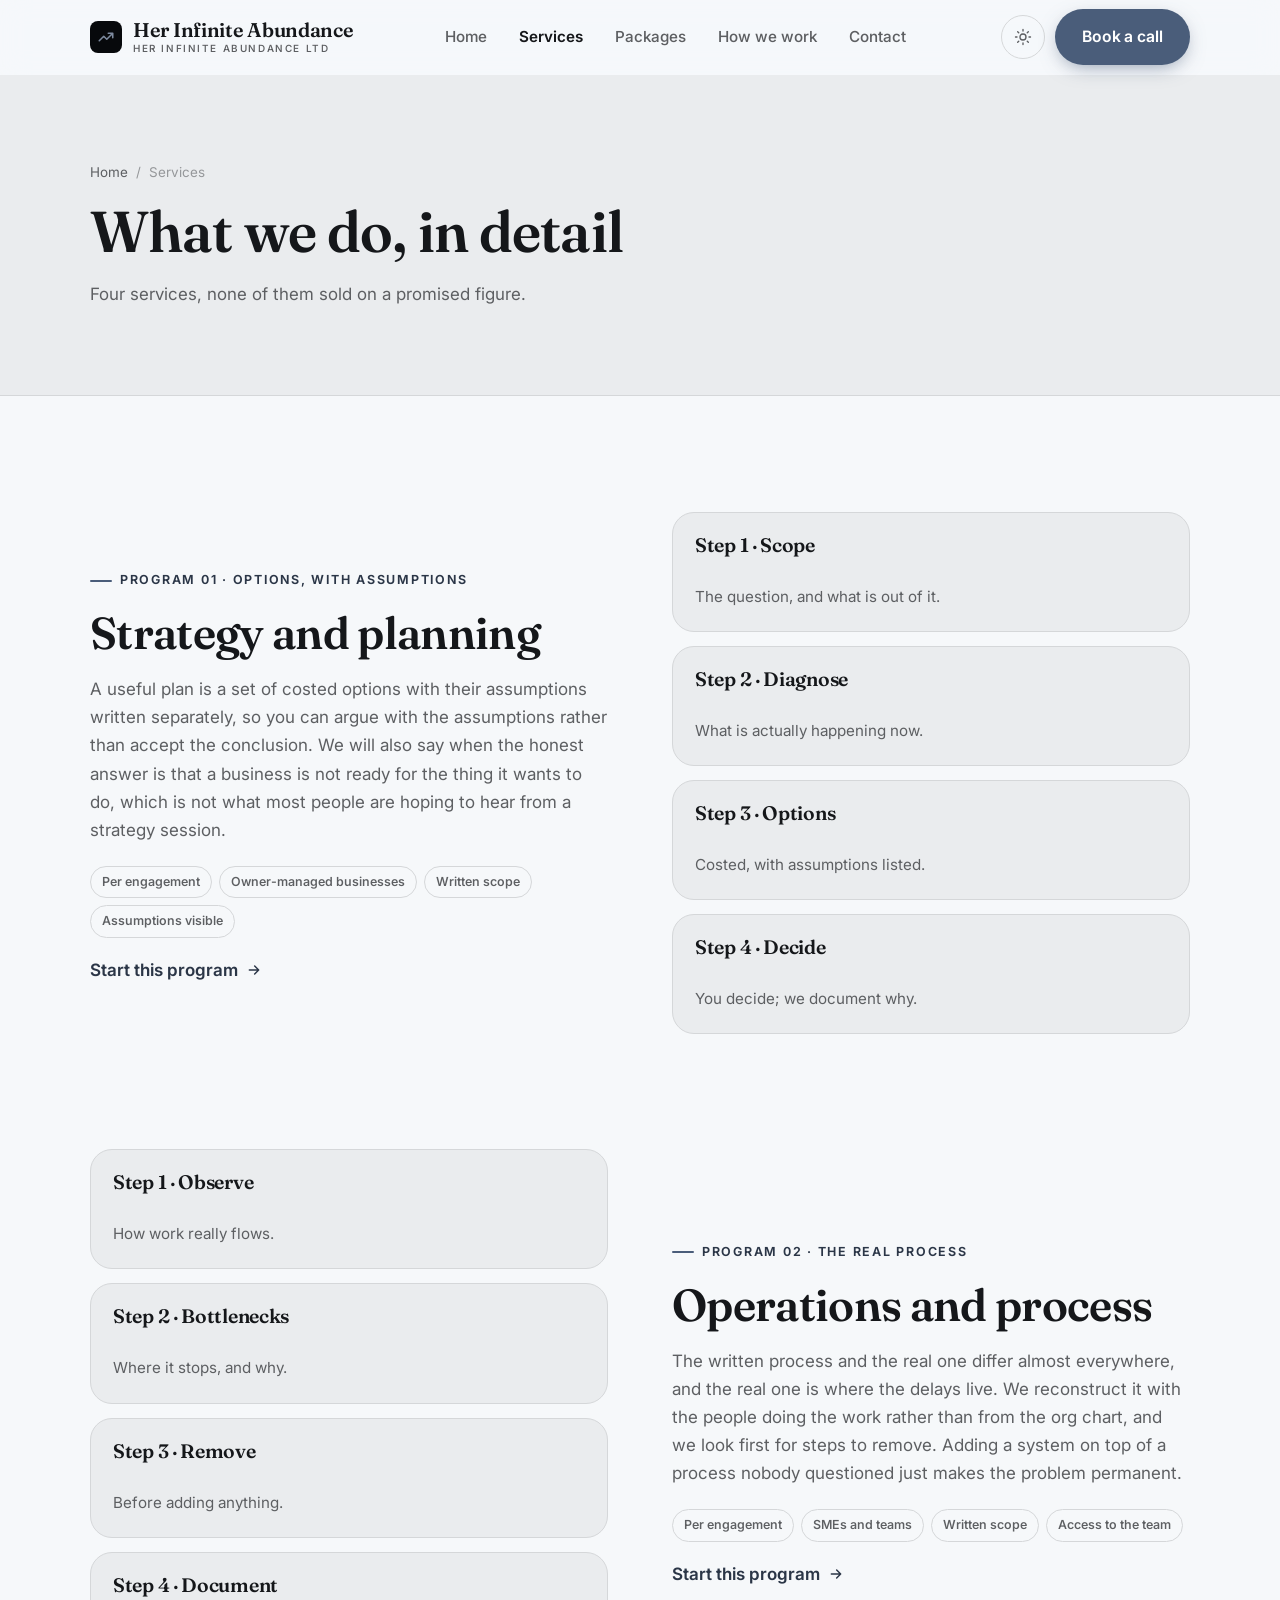
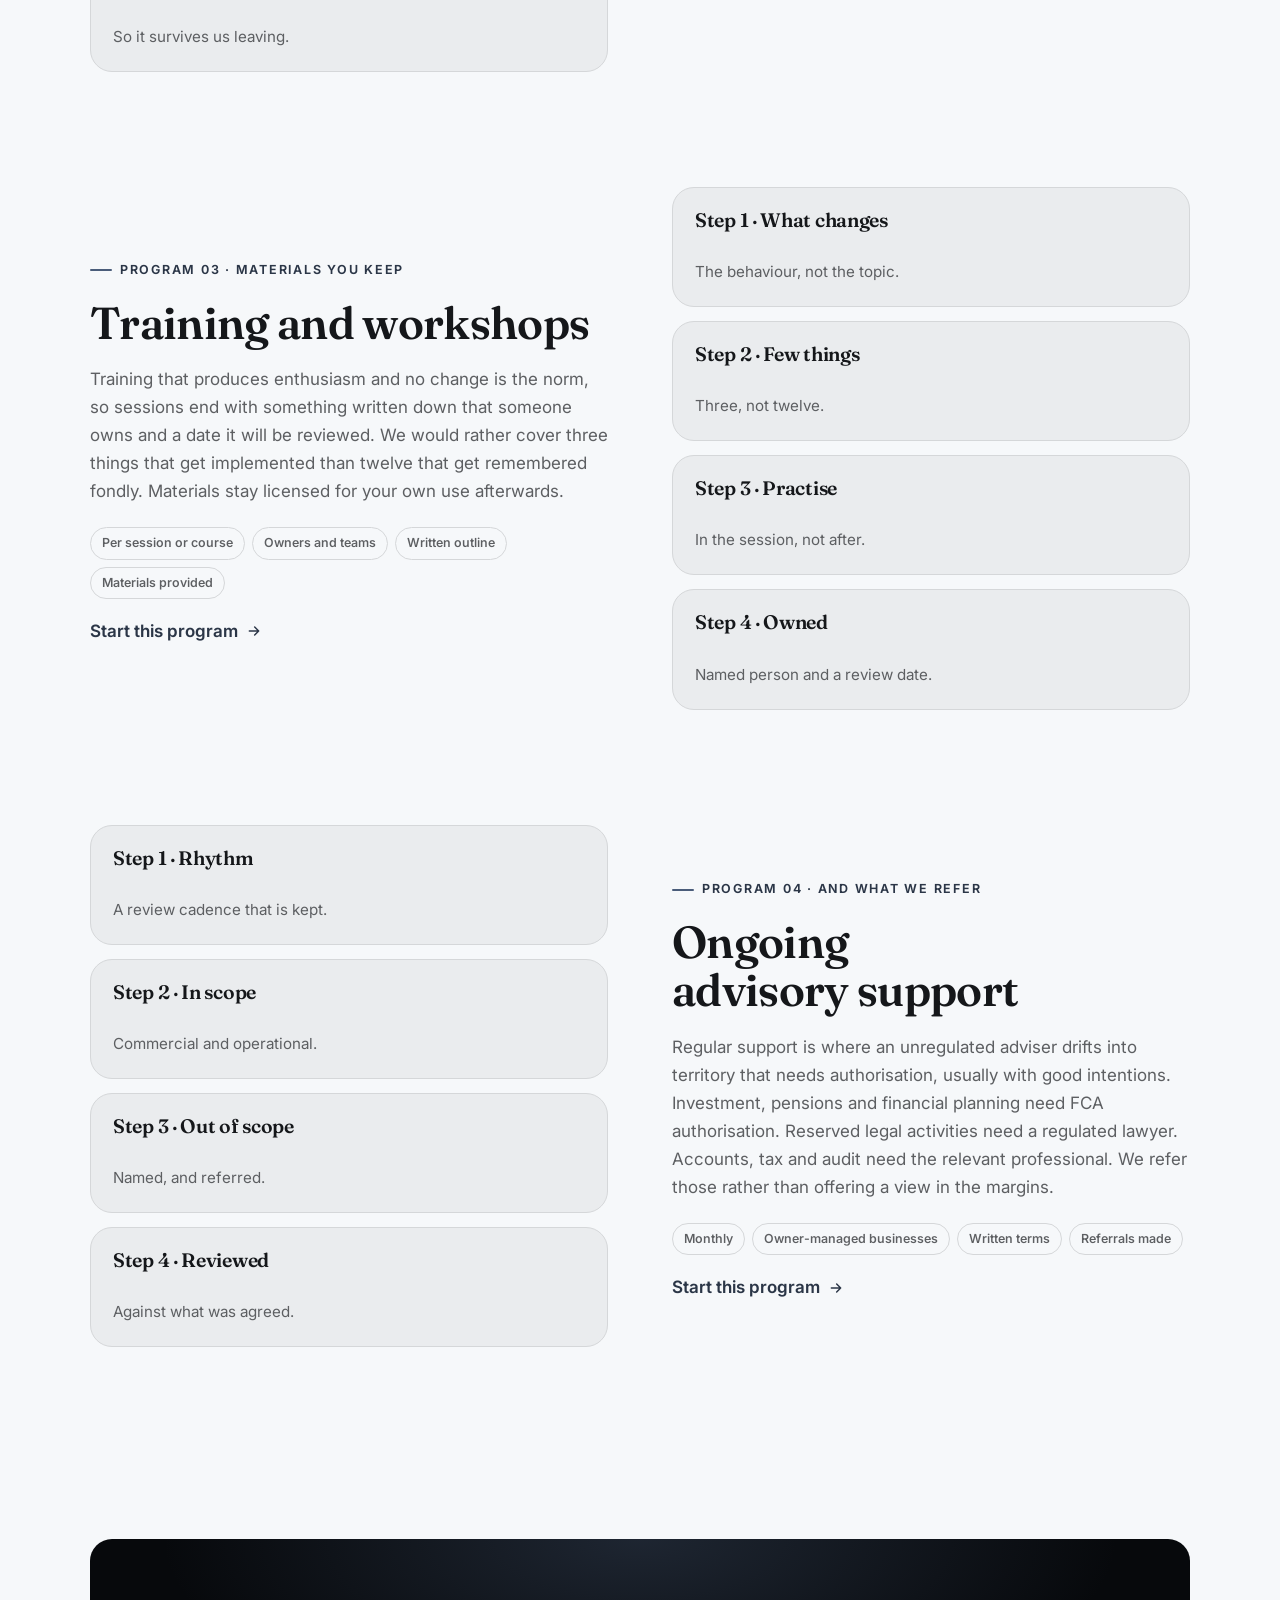
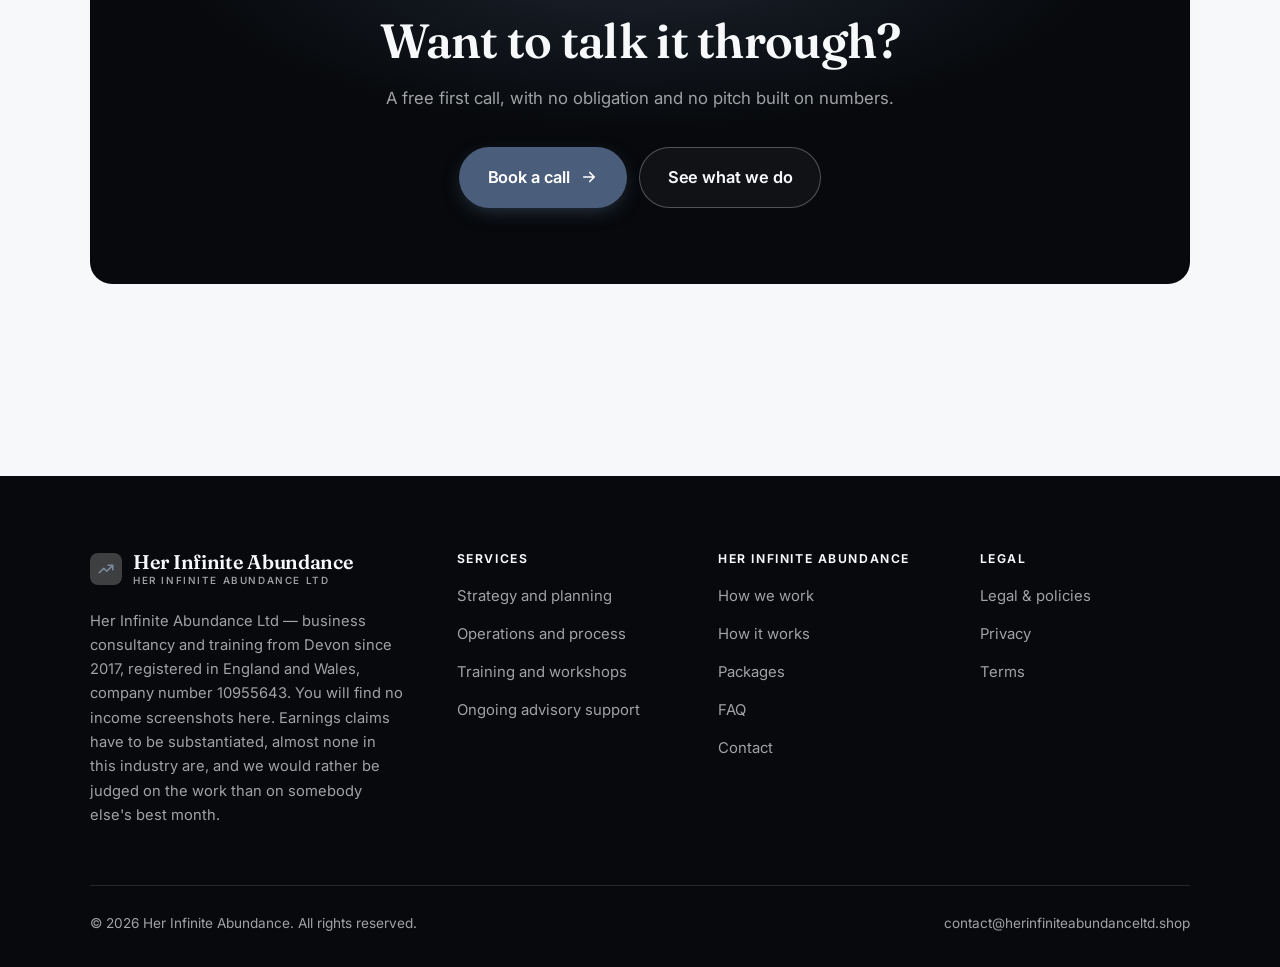
<file: programs.html>
<!DOCTYPE html>
<html lang="en" class="no-js">
<head>
<meta charset="utf-8">
<meta name="viewport" content="width=device-width, initial-scale=1">
<title>Services — Her Infinite Abundance</title>
<meta name="description" content="What Her Infinite Abundance Ltd does: strategy and planning, operations and process, training and workshops, and ongoing advisory support.">
<link rel="canonical" href="https://herinfiniteabundanceltd.shop/programs.html">

<meta property="og:type" content="website">
<meta property="og:url" content="https://herinfiniteabundanceltd.shop/programs.html">
<meta property="og:site_name" content="Her Infinite Abundance">
<meta property="og:locale" content="en_US">
<meta property="og:title" content="Services — Her Infinite Abundance">
<meta property="og:description" content="What Her Infinite Abundance Ltd does: strategy and planning, operations and process, training and workshops, and ongoing advisory support.">
<meta name="theme-color" content="#07090c">

<link rel="icon" href="assets/img/favicon.svg" type="image/svg+xml">
<link rel="preconnect" href="https://fonts.googleapis.com">
<link rel="preconnect" href="https://fonts.gstatic.com" crossorigin>
<link rel="stylesheet" href="https://fonts.googleapis.com/css2?family=Fraunces:wght@400;500;600;700&family=Inter:wght@400..700&display=swap">
<link rel="stylesheet" href="assets/css/style.css">

<!-- Thème appliqué avant le premier rendu (évite le flash) -->
<script>
document.documentElement.classList.remove('no-js');
(function(){try{var t=localStorage.getItem('site-theme');if(t){document.documentElement.setAttribute('data-theme',t);}}catch(e){}})();
</script>
</head>

<body>
<a class="skip-link" href="#main">Skip to main content</a>

<header class="site-header">
  <nav class="wrap nav" aria-label="Main navigation">
    <a class="brand" href="index.html">
      <svg class="brand__mark" viewBox="0 0 64 64" aria-hidden="true">
        <rect class="bm-bg" width="64" height="64" rx="16"/>
        <g class="bm-ic" transform="translate(14 14) scale(1.5)" fill="none" stroke-width="2.1" stroke-linecap="round" stroke-linejoin="round"><path d="M3 17l6-6 4 4 8-8M15 7h6v6"/></g>
      </svg>
      <span>Her Infinite Abundance<span class="brand__sub">HER INFINITE ABUNDANCE LTD</span></span>
    </a>

    <ul class="nav__links" id="nav-links">
      <li><a href="index.html">Home</a></li>
      <li><a href="programs.html" aria-current="page">Services</a></li>
      <li><a href="index.html#pricing">Packages</a></li>
      <li><a href="about.html">How we work</a></li>
      <li><a href="contact.html">Contact</a></li>
      <li><a class="btn btn--primary" href="contact.html">Book a call</a></li>
    </ul>

    <div class="nav__cta">
      <button class="theme-toggle" type="button" aria-label="Switch to dark theme">
        <svg class="icon-sun" viewBox="0 0 24 24" fill="none" stroke="currentColor" stroke-width="1.8" stroke-linecap="round" aria-hidden="true"><circle cx="12" cy="12" r="4"/><path d="M12 2v2m0 16v2M2 12h2m16 0h2M4.9 4.9l1.4 1.4m11.4 11.4 1.4 1.4M19.1 4.9l-1.4 1.4M6.3 17.7l-1.4 1.4"/></svg>
        <svg class="icon-moon" viewBox="0 0 24 24" fill="none" stroke="currentColor" stroke-width="1.8" stroke-linecap="round" stroke-linejoin="round" aria-hidden="true"><path d="M21 12.8A9 9 0 1 1 11.2 3a7 7 0 0 0 9.8 9.8z"/></svg>
      </button>
      <a class="btn btn--primary" href="contact.html">Book a call</a>
      <button class="nav__toggle" type="button" aria-expanded="false" aria-controls="nav-links" aria-label="Open menu">
        <svg class="icon-open" viewBox="0 0 24 24" fill="none" stroke="currentColor" stroke-width="2" stroke-linecap="round" aria-hidden="true"><path d="M3 6h18M3 12h18M3 18h18"/></svg>
        <svg class="icon-close" viewBox="0 0 24 24" fill="none" stroke="currentColor" stroke-width="2" stroke-linecap="round" aria-hidden="true"><path d="M6 6l12 12M18 6L6 18"/></svg>
      </button>
    </div>
  </nav>
</header>

<main id="main">

<section class="page-head">
  <div class="wrap">
    <nav class="breadcrumb" aria-label="Breadcrumb">
      <a href="index.html">Home</a><span>/</span><span aria-current="page">Services</span>
    </nav>
    <h1>What we do, in detail</h1>
    <p>Four services, none of them sold on a promised figure.</p>
  </div>
</section>

<section class="section wrap" id="strategy">
  <div class="split reveal">
    <div>
      <span class="eyebrow">Program 01 · Options, with assumptions</span>
      <h2>Strategy and planning</h2>
      <p>A useful plan is a set of costed options with their assumptions written separately, so you can argue with the assumptions rather than accept the conclusion. We will also say when the honest answer is that a business is not ready for the thing it wants to do, which is not what most people are hoping to hear from a strategy session.</p>
      <ul class="tags"><li>Per engagement</li><li>Owner-managed businesses</li><li>Written scope</li><li>Assumptions visible</li></ul>
      <p><a class="arrow-link" href="contact.html">Start this program <svg viewBox="0 0 24 24" fill="none" stroke="currentColor" stroke-width="2.2" stroke-linecap="round" stroke-linejoin="round" aria-hidden="true"><path d="M5 12h14M13 6l6 6-6 6"/></svg></a></p>
    </div>
    <div class="grid grid--2 grid--tight">
      <article class="card card--sm">
        <h3>Step 1 · Scope</h3>
        <p>The question, and what is out of it.</p>
      </article>
      <article class="card card--sm">
        <h3>Step 2 · Diagnose</h3>
        <p>What is actually happening now.</p>
      </article>
      <article class="card card--sm">
        <h3>Step 3 · Options</h3>
        <p>Costed, with assumptions listed.</p>
      </article>
      <article class="card card--sm">
        <h3>Step 4 · Decide</h3>
        <p>You decide; we document why.</p>
      </article>
    </div>
  </div>
</section>

<section class="section section--flush wrap" id="operations">
  <div class="split reveal">
    <div class="grid grid--2 grid--tight">
      <article class="card card--sm">
        <h3>Step 1 · Observe</h3>
        <p>How work really flows.</p>
      </article>
      <article class="card card--sm">
        <h3>Step 2 · Bottlenecks</h3>
        <p>Where it stops, and why.</p>
      </article>
      <article class="card card--sm">
        <h3>Step 3 · Remove</h3>
        <p>Before adding anything.</p>
      </article>
      <article class="card card--sm">
        <h3>Step 4 · Document</h3>
        <p>So it survives us leaving.</p>
      </article>
    </div>
    <div>
      <span class="eyebrow">Program 02 · The real process</span>
      <h2>Operations and process</h2>
      <p>The written process and the real one differ almost everywhere, and the real one is where the delays live. We reconstruct it with the people doing the work rather than from the org chart, and we look first for steps to remove. Adding a system on top of a process nobody questioned just makes the problem permanent.</p>
      <ul class="tags"><li>Per engagement</li><li>SMEs and teams</li><li>Written scope</li><li>Access to the team</li></ul>
      <p><a class="arrow-link" href="contact.html">Start this program <svg viewBox="0 0 24 24" fill="none" stroke="currentColor" stroke-width="2.2" stroke-linecap="round" stroke-linejoin="round" aria-hidden="true"><path d="M5 12h14M13 6l6 6-6 6"/></svg></a></p>
    </div>
  </div>
</section>

<section class="section section--flush wrap" id="training">
  <div class="split reveal">
    <div>
      <span class="eyebrow">Program 03 · Materials you keep</span>
      <h2>Training and workshops</h2>
      <p>Training that produces enthusiasm and no change is the norm, so sessions end with something written down that someone owns and a date it will be reviewed. We would rather cover three things that get implemented than twelve that get remembered fondly. Materials stay licensed for your own use afterwards.</p>
      <ul class="tags"><li>Per session or course</li><li>Owners and teams</li><li>Written outline</li><li>Materials provided</li></ul>
      <p><a class="arrow-link" href="contact.html">Start this program <svg viewBox="0 0 24 24" fill="none" stroke="currentColor" stroke-width="2.2" stroke-linecap="round" stroke-linejoin="round" aria-hidden="true"><path d="M5 12h14M13 6l6 6-6 6"/></svg></a></p>
    </div>
    <div class="grid grid--2 grid--tight">
      <article class="card card--sm">
        <h3>Step 1 · What changes</h3>
        <p>The behaviour, not the topic.</p>
      </article>
      <article class="card card--sm">
        <h3>Step 2 · Few things</h3>
        <p>Three, not twelve.</p>
      </article>
      <article class="card card--sm">
        <h3>Step 3 · Practise</h3>
        <p>In the session, not after.</p>
      </article>
      <article class="card card--sm">
        <h3>Step 4 · Owned</h3>
        <p>Named person and a review date.</p>
      </article>
    </div>
  </div>
</section>

<section class="section section--flush wrap" id="advisory">
  <div class="split reveal">
    <div class="grid grid--2 grid--tight">
      <article class="card card--sm">
        <h3>Step 1 · Rhythm</h3>
        <p>A review cadence that is kept.</p>
      </article>
      <article class="card card--sm">
        <h3>Step 2 · In scope</h3>
        <p>Commercial and operational.</p>
      </article>
      <article class="card card--sm">
        <h3>Step 3 · Out of scope</h3>
        <p>Named, and referred.</p>
      </article>
      <article class="card card--sm">
        <h3>Step 4 · Reviewed</h3>
        <p>Against what was agreed.</p>
      </article>
    </div>
    <div>
      <span class="eyebrow">Program 04 · And what we refer</span>
      <h2>Ongoing advisory support</h2>
      <p>Regular support is where an unregulated adviser drifts into territory that needs authorisation, usually with good intentions. Investment, pensions and financial planning need FCA authorisation. Reserved legal activities need a regulated lawyer. Accounts, tax and audit need the relevant professional. We refer those rather than offering a view in the margins.</p>
      <ul class="tags"><li>Monthly</li><li>Owner-managed businesses</li><li>Written terms</li><li>Referrals made</li></ul>
      <p><a class="arrow-link" href="contact.html">Start this program <svg viewBox="0 0 24 24" fill="none" stroke="currentColor" stroke-width="2.2" stroke-linecap="round" stroke-linejoin="round" aria-hidden="true"><path d="M5 12h14M13 6l6 6-6 6"/></svg></a></p>
    </div>
  </div>
</section>

<section class="wrap section--tight">
  <div class="cta-band reveal">
    <h2>Want to talk it through?</h2>
    <p>A free first call, with no obligation and no pitch built on numbers.</p>
    <div class="hero__actions">
      <a class="btn btn--primary btn--lg" href="contact.html">Book a call <svg viewBox="0 0 24 24" fill="none" stroke="currentColor" stroke-width="2.2" stroke-linecap="round" stroke-linejoin="round" aria-hidden="true"><path d="M5 12h14M13 6l6 6-6 6"/></svg></a>
      <a class="btn btn--on-dark btn--lg" href="programs.html">See what we do</a>
    </div>
  </div>
</section>

</main>

<footer class="site-footer">
  <div class="wrap">
    <div class="footer__grid">
      <div class="footer__brand">
        <a class="brand" href="index.html">
          <svg class="brand__mark" viewBox="0 0 64 64" aria-hidden="true">
        <rect class="bm-bg" width="64" height="64" rx="16"/>
        <g class="bm-ic" transform="translate(14 14) scale(1.5)" fill="none" stroke-width="2.1" stroke-linecap="round" stroke-linejoin="round"><path d="M3 17l6-6 4 4 8-8M15 7h6v6"/></g>
      </svg>
          <span>Her Infinite Abundance<span class="brand__sub">HER INFINITE ABUNDANCE LTD</span></span>
        </a>
        <p>Her Infinite Abundance Ltd — business consultancy and training from Devon since 2017, registered in England and Wales, company number 10955643. You will find no income screenshots here. Earnings claims have to be substantiated, almost none in this industry are, and we would rather be judged on the work than on somebody else's best month.</p>
      </div>

      <div class="footer__col">
        <h4>Services</h4>
        <ul>
          <li><a href="programs.html#strategy">Strategy and planning</a></li>
          <li><a href="programs.html#operations">Operations and process</a></li>
          <li><a href="programs.html#training">Training and workshops</a></li>
          <li><a href="programs.html#advisory">Ongoing advisory support</a></li>
        </ul>
      </div>

      <div class="footer__col">
        <h4>Her Infinite Abundance</h4>
        <ul>
          <li><a href="about.html">How we work</a></li>
          <li><a href="index.html#how-it-works">How it works</a></li>
          <li><a href="index.html#pricing">Packages</a></li>
          <li><a href="index.html#faq">FAQ</a></li>
          <li><a href="contact.html">Contact</a></li>
        </ul>
      </div>

      <div class="footer__col">
        <h4>Legal</h4>
        <ul>
          <li><a href="legal.html">Legal &amp; policies</a></li>
          <li><a href="legal.html#privacy">Privacy</a></li>
          <li><a href="legal.html#terms">Terms</a></li>
        </ul>
      </div>
    </div>

    <div class="footer__bottom">
      <p>© <span data-year>2026</span> Her Infinite Abundance. All rights reserved.</p>
      <p><a href="mailto:contact@herinfiniteabundanceltd.shop">contact@herinfiniteabundanceltd.shop</a></p>
    </div>
  </div>
</footer>

<script src="assets/js/main.js" defer></script>
</body>
</html>
</file>
<file: assets/css/style.css>
/* Her Infinite Abundance — couleurs et polices de la marque.
   Modifier ces valeurs suffit à changer l'identité visuelle de tout le site. */
:root {
  --c-accent:    #4a5d7a;
  --c-on-accent: #ffffff;
  --c-ink:       #07090c;
  --c-paper:     #f6f8fa;

  --accent-ink-light: color-mix(in srgb, var(--c-accent) 58%, black);
  --accent-on-dark:   color-mix(in srgb, var(--c-accent) 72%, white);

  --font-display: "Fraunces", system-ui, -apple-system, "Segoe UI", sans-serif;
  --font-body: "Inter", system-ui, -apple-system, "Segoe UI", sans-serif;
  --display-weight: 600;
  --display-tracking: -.015em;
}

/* ==========================================================================
   Feuille de style commune aux sites de coaching
   Les couleurs de marque (--c-accent, --c-on-accent, --c-ink, --c-paper) et
   les polices sont définies juste au-dessus, par site. Tout le reste en dérive.
   ========================================================================== */

/* --------------------------------------------------------------------------
   1. Tokens dérivés
   -------------------------------------------------------------------------- */

:root {
  /* Thème clair */
  --paper:      var(--c-paper);
  --paper-2:    color-mix(in srgb, var(--c-paper) 95%, var(--c-ink));
  --paper-3:    color-mix(in srgb, var(--c-paper) 89%, var(--c-ink));
  --line:       color-mix(in srgb, var(--c-paper) 86%, var(--c-ink));
  --text:       color-mix(in srgb, var(--c-ink) 94%, var(--c-paper));
  --muted:      color-mix(in srgb, var(--c-ink) 64%, var(--c-paper));
  --accent:     var(--c-accent);
  --accent-600: color-mix(in srgb, var(--c-accent) 86%, black);
  --accent-ink: var(--accent-ink-light);
  --on-accent:  var(--c-on-accent);
  --ink:        var(--c-ink);
  --ink-soft:   color-mix(in srgb, var(--c-ink) 90%, white);
  --on-ink:     var(--c-paper);
  --on-ink-mut: color-mix(in srgb, var(--c-paper) 64%, var(--c-ink));
  --brand-bg:   var(--c-ink);

  /* Rayons */
  --r-sm: 8px;
  --r-md: 14px;
  --r-lg: 22px;
  --r-full: 999px;

  /* Ombres */
  --sh-1: 0 1px 2px rgba(0, 0, 0, .05), 0 2px 8px rgba(0, 0, 0, .04);
  --sh-2: 0 2px 4px rgba(0, 0, 0, .05), 0 12px 32px rgba(0, 0, 0, .09);
  --sh-3: 0 4px 8px rgba(0, 0, 0, .06), 0 24px 56px rgba(0, 0, 0, .14);

  /* Rythme */
  --gutter: clamp(16px, 4vw, 40px);
  --maxw: 1180px;
  --section-y: clamp(64px, 9vw, 124px);

  --ease: cubic-bezier(.22, .61, .36, 1);
}

/* Thème sombre — suit le système, sauf si l'utilisateur a choisi « clair » */
@media (prefers-color-scheme: dark) {
  :root:not([data-theme="light"]) {
    --paper:      var(--c-ink);
    --paper-2:    color-mix(in srgb, var(--c-ink) 92%, white);
    --paper-3:    color-mix(in srgb, var(--c-ink) 86%, white);
    --line:       color-mix(in srgb, var(--c-ink) 80%, white);
    --text:       color-mix(in srgb, var(--c-paper) 94%, var(--c-ink));
    --muted:      color-mix(in srgb, var(--c-paper) 66%, var(--c-ink));
    --accent-ink: var(--accent-on-dark);
    --ink:        color-mix(in srgb, var(--c-ink) 72%, black);
    --brand-bg:   color-mix(in srgb, var(--c-ink) 80%, white);
    --sh-1: 0 1px 2px rgba(0, 0, 0, .4), 0 2px 8px rgba(0, 0, 0, .3);
    --sh-2: 0 2px 4px rgba(0, 0, 0, .4), 0 12px 32px rgba(0, 0, 0, .45);
    --sh-3: 0 4px 8px rgba(0, 0, 0, .45), 0 24px 56px rgba(0, 0, 0, .55);
  }
}

/* Thème sombre — choix explicite */
:root[data-theme="dark"] {
  --paper:      var(--c-ink);
  --paper-2:    color-mix(in srgb, var(--c-ink) 92%, white);
  --paper-3:    color-mix(in srgb, var(--c-ink) 86%, white);
  --line:       color-mix(in srgb, var(--c-ink) 80%, white);
  --text:       color-mix(in srgb, var(--c-paper) 94%, var(--c-ink));
  --muted:      color-mix(in srgb, var(--c-paper) 66%, var(--c-ink));
  --accent-ink: var(--accent-on-dark);
  --ink:        color-mix(in srgb, var(--c-ink) 72%, black);
  --brand-bg:   color-mix(in srgb, var(--c-ink) 80%, white);
  --sh-1: 0 1px 2px rgba(0, 0, 0, .4), 0 2px 8px rgba(0, 0, 0, .3);
  --sh-2: 0 2px 4px rgba(0, 0, 0, .4), 0 12px 32px rgba(0, 0, 0, .45);
  --sh-3: 0 4px 8px rgba(0, 0, 0, .45), 0 24px 56px rgba(0, 0, 0, .55);
}

/* --------------------------------------------------------------------------
   2. Reset / base
   -------------------------------------------------------------------------- */

*, *::before, *::after { box-sizing: border-box; }

* { margin: 0; }

html {
  -webkit-text-size-adjust: 100%;
  scroll-behavior: smooth;
  scroll-padding-top: 88px;
}

body {
  background: var(--paper);
  color: var(--text);
  font-family: var(--font-body);
  font-size: 17px;
  line-height: 1.65;
  -webkit-font-smoothing: antialiased;
  text-rendering: optimizeLegibility;
  overflow-x: hidden;
}

img, svg, video { display: block; max-width: 100%; height: auto; }

a { color: inherit; text-decoration: none; }

button, input, textarea, select { font: inherit; color: inherit; }

h1, h2, h3, h4 {
  font-family: var(--font-display);
  font-weight: var(--display-weight);
  line-height: 1.08;
  letter-spacing: var(--display-tracking);
  text-wrap: balance;
}

p { text-wrap: pretty; }

:focus-visible {
  outline: 3px solid var(--accent);
  outline-offset: 3px;
  border-radius: 4px;
}

::selection { background: var(--accent); color: var(--on-accent); }

/* --------------------------------------------------------------------------
   3. Utilitaires de mise en page
   -------------------------------------------------------------------------- */

.wrap {
  width: 100%;
  max-width: var(--maxw);
  margin-inline: auto;
  padding-inline: var(--gutter);
}

.section { padding-block: var(--section-y); }
.section--flush { padding-top: 0; }
.section--tight { padding-block: clamp(48px, 6vw, 80px); }

.skip-link {
  position: absolute;
  left: 12px;
  top: -100px;
  z-index: 200;
  background: var(--accent);
  color: var(--on-accent);
  padding: 12px 20px;
  border-radius: var(--r-sm);
  font-weight: 600;
  transition: top .2s var(--ease);
}
.skip-link:focus { top: 12px; }

.eyebrow {
  display: inline-flex;
  align-items: center;
  gap: 8px;
  font-size: .78rem;
  font-weight: 650;
  letter-spacing: .14em;
  text-transform: uppercase;
  color: var(--accent-ink);
  margin-bottom: 18px;
}
.eyebrow::before {
  content: "";
  width: 22px;
  height: 2px;
  background: var(--accent);
  border-radius: 2px;
}

.section-head { max-width: 62ch; margin-bottom: clamp(36px, 5vw, 60px); }
.section-head h2 { font-size: clamp(2rem, 4.4vw, 3.1rem); }
.section-head p {
  margin-top: 18px;
  color: var(--muted);
  font-size: clamp(1rem, 1.6vw, 1.12rem);
  max-width: 58ch;
}

.section-head--center { margin-inline: auto; text-align: center; }
.section-head--center .eyebrow { justify-content: center; }
.section-head--center p { margin-inline: auto; }

/* --------------------------------------------------------------------------
   4. Boutons
   -------------------------------------------------------------------------- */

.btn {
  display: inline-flex;
  align-items: center;
  justify-content: center;
  gap: 10px;
  padding: 14px 26px;
  border: 1px solid transparent;
  border-radius: var(--r-full);
  font-weight: 620;
  font-size: .98rem;
  letter-spacing: -.005em;
  cursor: pointer;
  white-space: nowrap;
  transition: transform .18s var(--ease), background-color .18s var(--ease),
              border-color .18s var(--ease), box-shadow .18s var(--ease), color .18s var(--ease);
}
.btn:hover { transform: translateY(-2px); }
.btn:active { transform: translateY(0); }

.btn--primary {
  background: var(--accent);
  color: var(--on-accent);
  box-shadow: 0 6px 20px -6px color-mix(in srgb, var(--c-accent) 65%, transparent);
}
.btn--primary:hover {
  background: var(--accent-600);
  box-shadow: 0 12px 28px -8px color-mix(in srgb, var(--c-accent) 70%, transparent);
}

.btn--ghost {
  border-color: var(--line);
  background: transparent;
  color: var(--text);
}
.btn--ghost:hover { border-color: var(--accent); color: var(--accent-ink); }

.btn--on-dark {
  border-color: color-mix(in srgb, var(--c-paper) 28%, transparent);
  color: var(--on-ink);
  background: color-mix(in srgb, var(--c-paper) 4%, transparent);
}
.btn--on-dark:hover {
  border-color: color-mix(in srgb, var(--c-paper) 60%, transparent);
  background: color-mix(in srgb, var(--c-paper) 10%, transparent);
}

.btn--lg { padding: 16px 28px; font-size: 1.02rem; }
.btn--block { width: 100%; }

.btn svg { width: 18px; height: 18px; flex: none; }

@media (max-width: 420px) {
  .btn--lg { padding: 15px 22px; font-size: 1rem; white-space: normal; text-align: center; }
}

/* Lien fléché */
.arrow-link {
  display: inline-flex;
  align-items: center;
  gap: 8px;
  font-weight: 620;
  color: var(--accent-ink);
}
.arrow-link svg { width: 16px; height: 16px; transition: transform .18s var(--ease); }
.arrow-link:hover svg { transform: translateX(4px); }

/* --------------------------------------------------------------------------
   5. En-tête / navigation
   -------------------------------------------------------------------------- */

.site-header {
  position: sticky;
  top: 0;
  z-index: 100;
  background: color-mix(in srgb, var(--paper) 82%, transparent);
  backdrop-filter: saturate(180%) blur(14px);
  -webkit-backdrop-filter: saturate(180%) blur(14px);
  border-bottom: 1px solid transparent;
  transition: border-color .25s var(--ease), background-color .25s var(--ease);
}
.site-header.is-stuck {
  border-bottom-color: var(--line);
  background: color-mix(in srgb, var(--paper) 94%, transparent);
}

.nav {
  display: flex;
  align-items: center;
  justify-content: space-between;
  gap: 24px;
  height: 74px;
}

.brand {
  display: inline-flex;
  align-items: center;
  gap: 11px;
  font-family: var(--font-display);
  font-weight: var(--display-weight);
  font-size: 1.24rem;
  letter-spacing: var(--display-tracking);
  flex: none;
  line-height: 1.1;
}
.brand__mark { width: 32px; height: 32px; flex: none; }
.brand__mark .bm-bg { fill: var(--brand-bg); }
.brand__mark .bm-ic { stroke: var(--accent-on-dark); color: var(--accent-on-dark); }
.brand__sub {
  display: block;
  font-family: var(--font-body);
  font-size: .62rem;
  font-weight: 550;
  letter-spacing: .16em;
  text-transform: uppercase;
  color: var(--muted);
  margin-top: 1px;
}

.nav__links {
  display: flex;
  align-items: center;
  gap: 4px;
  list-style: none;
  padding: 0;
}
.nav__links a {
  display: block;
  padding: 9px 14px;
  border-radius: var(--r-full);
  font-size: .95rem;
  font-weight: 520;
  color: var(--muted);
  transition: color .16s var(--ease), background-color .16s var(--ease);
}
.nav__links a:hover { color: var(--text); background: var(--paper-2); }
.nav__links a[aria-current="page"] { color: var(--text); font-weight: 620; }
.nav__links .btn { display: none; }

.nav__cta { display: flex; align-items: center; gap: 10px; flex: none; }

.nav__toggle {
  display: none;
  width: 44px;
  height: 44px;
  align-items: center;
  justify-content: center;
  background: transparent;
  border: 1px solid var(--line);
  border-radius: var(--r-full);
  cursor: pointer;
}
.nav__toggle svg { width: 20px; height: 20px; }
.nav__toggle .icon-close { display: none; }
.nav__toggle[aria-expanded="true"] .icon-open { display: none; }
.nav__toggle[aria-expanded="true"] .icon-close { display: block; }

@media (max-width: 900px) {
  .nav__links, .nav__cta .btn { display: none; }
  .nav__toggle { display: inline-flex; }

  .nav__links {
    position: fixed;
    inset: 74px 0 auto;
    flex-direction: column;
    align-items: stretch;
    gap: 2px;
    padding: 20px var(--gutter) 32px;
    background: var(--paper);
    border-bottom: 1px solid var(--line);
    box-shadow: var(--sh-2);
  }
  .nav__links.is-open { display: flex; }
  .nav__links a { padding: 14px 4px; font-size: 1.1rem; border-radius: var(--r-sm); }
  .nav__links a.btn { display: inline-flex; margin-top: 14px; padding: 14px 26px; color: var(--on-accent); }
}

@media (max-width: 380px) {
  .brand__sub { display: none; }
}

/* Bouton de thème */
.theme-toggle {
  width: 44px;
  height: 44px;
  display: inline-flex;
  align-items: center;
  justify-content: center;
  background: transparent;
  border: 1px solid var(--line);
  border-radius: var(--r-full);
  cursor: pointer;
  color: var(--muted);
  transition: color .16s var(--ease), border-color .16s var(--ease);
}
.theme-toggle:hover { color: var(--text); border-color: var(--accent); }
.theme-toggle svg { width: 18px; height: 18px; }
.theme-toggle .icon-moon { display: none; }
:root[data-theme="dark"] .theme-toggle .icon-sun { display: none; }
:root[data-theme="dark"] .theme-toggle .icon-moon { display: block; }
@media (prefers-color-scheme: dark) {
  :root:not([data-theme="light"]) .theme-toggle .icon-sun { display: none; }
  :root:not([data-theme="light"]) .theme-toggle .icon-moon { display: block; }
}

/* --------------------------------------------------------------------------
   6. Hero
   -------------------------------------------------------------------------- */

.hero {
  position: relative;
  background: var(--ink);
  color: var(--on-ink);
  overflow: hidden;
  isolation: isolate;
}

/* Halo de couleur + grain léger */
.hero::before {
  content: "";
  position: absolute;
  inset: -30% -10% auto;
  height: 130%;
  background:
    radial-gradient(60% 55% at 78% 18%, color-mix(in srgb, var(--c-accent) 34%, transparent), transparent 62%),
    radial-gradient(48% 44% at 12% 88%, color-mix(in srgb, var(--c-accent) 16%, transparent), transparent 66%);
  z-index: -2;
  pointer-events: none;
}
.hero::after {
  content: "";
  position: absolute;
  inset: 0;
  background-image: url("data:image/svg+xml,%3Csvg xmlns='http://www.w3.org/2000/svg' width='160' height='160'%3E%3Cfilter id='n'%3E%3CfeTurbulence type='fractalNoise' baseFrequency='.85' numOctaves='3'/%3E%3C/filter%3E%3Crect width='160' height='160' filter='url(%23n)' opacity='.28'/%3E%3C/svg%3E");
  opacity: .45;
  mix-blend-mode: overlay;
  z-index: -1;
  pointer-events: none;
}

.hero__inner {
  display: grid;
  grid-template-columns: minmax(0, 1.05fr) minmax(0, .95fr);
  align-items: center;
  gap: clamp(32px, 5vw, 72px);
  padding-block: clamp(56px, 8vw, 110px);
}

.hero h1 {
  font-size: clamp(2.5rem, 6vw, 4.6rem);
  letter-spacing: calc(var(--display-tracking) * 1.4);
}
.hero h1 em {
  font-style: normal;
  color: var(--accent-on-dark);
  text-decoration: underline;
  text-decoration-color: color-mix(in srgb, var(--c-accent) 45%, transparent);
  text-decoration-thickness: .1em;
  text-underline-offset: .14em;
  text-decoration-skip-ink: none;
}

.hero__lede {
  margin-top: 22px;
  font-size: clamp(1.04rem, 1.9vw, 1.2rem);
  color: var(--on-ink-mut);
  max-width: 50ch;
}

.hero__actions {
  display: flex;
  flex-wrap: wrap;
  gap: 12px;
  margin-top: 34px;
}

.hero__eyebrow { color: var(--accent-on-dark); }
.hero__eyebrow::before { background: var(--accent-on-dark); }

/* Faits sur l'offre */
.hero__proof {
  display: grid;
  grid-template-columns: repeat(4, minmax(0, 1fr));
  gap: clamp(18px, 3vw, 32px);
  margin-top: 44px;
  padding: 26px 0 0;
  border-top: 1px solid color-mix(in srgb, var(--c-paper) 14%, transparent);
  list-style: none;
}
.stat__num {
  display: block;
  font-family: var(--font-display);
  font-size: clamp(1.5rem, 2.6vw, 2.05rem);
  font-weight: var(--display-weight);
  line-height: 1;
  letter-spacing: var(--display-tracking);
  white-space: nowrap;
}
.stat__label {
  display: block;
  margin-top: 7px;
  font-size: .82rem;
  line-height: 1.4;
  color: var(--on-ink-mut);
}

.hero__art svg { width: 100%; height: auto; border-radius: var(--r-lg); box-shadow: var(--sh-3); }

@media (max-width: 880px) {
  .hero__inner { grid-template-columns: 1fr; }
  .hero__art { order: -1; max-width: 560px; }
}
@media (max-width: 540px) {
  .hero__proof { grid-template-columns: repeat(2, minmax(0, 1fr)); }
}

/* --------------------------------------------------------------------------
   7. Bandeau défilant
   -------------------------------------------------------------------------- */

.marquee {
  background: var(--ink-soft);
  color: var(--on-ink-mut);
  border-top: 1px solid color-mix(in srgb, var(--c-paper) 8%, transparent);
  padding-block: 18px;
  overflow: hidden;
  white-space: nowrap;
  mask-image: linear-gradient(90deg, transparent, #000 8%, #000 92%, transparent);
  -webkit-mask-image: linear-gradient(90deg, transparent, #000 8%, #000 92%, transparent);
}
.marquee__track {
  display: inline-flex;
  gap: 42px;
  align-items: center;
  animation: marquee 38s linear infinite;
  font-size: .86rem;
  letter-spacing: .12em;
  text-transform: uppercase;
  font-weight: 560;
}
.marquee__track span { display: inline-flex; align-items: center; gap: 42px; }
.marquee__track span::after {
  content: "";
  width: 5px; height: 5px;
  border-radius: 50%;
  background: var(--accent);
  opacity: .8;
}
@keyframes marquee { to { transform: translateX(-50%); } }

/* --------------------------------------------------------------------------
   8. Grilles de cartes
   -------------------------------------------------------------------------- */

.grid {
  display: grid;
  gap: clamp(16px, 2.2vw, 26px);
}
.grid--2 { grid-template-columns: repeat(auto-fit, minmax(min(100%, 260px), 1fr)); }
.grid--3 { grid-template-columns: repeat(auto-fit, minmax(min(100%, 270px), 1fr)); }
.grid--4 { grid-template-columns: repeat(auto-fit, minmax(min(100%, 230px), 1fr)); }
.grid--tight { gap: 14px; }

.card {
  position: relative;
  display: flex;
  flex-direction: column;
  padding: 28px;
  background: var(--paper-2);
  border: 1px solid var(--line);
  border-radius: var(--r-lg);
  transition: transform .22s var(--ease), box-shadow .22s var(--ease), border-color .22s var(--ease);
}
a.card:hover, .card--lift:hover {
  transform: translateY(-5px);
  box-shadow: var(--sh-2);
  border-color: color-mix(in srgb, var(--c-accent) 45%, var(--line));
}
.card--sm { padding: 22px; }
.card--sm h3 { font-size: 1rem; }
.card__icon {
  width: 52px;
  height: 52px;
  display: grid;
  place-items: center;
  border-radius: var(--r-md);
  background: color-mix(in srgb, var(--c-accent) 15%, transparent);
  color: var(--accent-ink);
  margin-bottom: 20px;
}
.card__icon svg { width: 26px; height: 26px; }
.card h3 { font-size: 1.22rem; margin-bottom: 10px; }
.card p { color: var(--muted); font-size: .95rem; }
.card .arrow-link { margin-top: auto; padding-top: 18px; font-size: .92rem; }

.tags {
  list-style: none;
  padding: 0;
  margin: 18px 0 0;
  display: flex;
  flex-wrap: wrap;
  gap: 7px;
}
.tags li {
  font-size: .78rem;
  font-weight: 560;
  padding: 5px 11px;
  border-radius: var(--r-full);
  background: var(--paper);
  border: 1px solid var(--line);
  color: var(--muted);
}

/* --------------------------------------------------------------------------
   9. Méthode (étapes)
   -------------------------------------------------------------------------- */

.steps { counter-reset: step; }
.step {
  position: relative;
  padding: 30px 26px 26px;
  background: var(--paper);
  border: 1px solid var(--line);
  border-radius: var(--r-lg);
}
.step::before {
  counter-increment: step;
  content: "0" counter(step);
  display: block;
  font-family: var(--font-display);
  font-size: 2.6rem;
  font-weight: var(--display-weight);
  line-height: 1;
  letter-spacing: var(--display-tracking);
  color: color-mix(in srgb, var(--c-accent) 55%, var(--paper));
  margin-bottom: 16px;
}
.step h3 { font-size: 1.12rem; margin-bottom: 9px; }
.step p { color: var(--muted); font-size: .93rem; }

/* --------------------------------------------------------------------------
   10. Tarifs
   -------------------------------------------------------------------------- */

.plans { align-items: start; }

.plan {
  display: flex;
  flex-direction: column;
  padding: 32px 28px;
  background: var(--paper);
  border: 1px solid var(--line);
  border-radius: var(--r-lg);
  height: 100%;
  position: relative;
}
.plan--featured {
  background: var(--ink);
  color: var(--on-ink);
  border-color: var(--ink);
  box-shadow: var(--sh-3);
}
.plan--featured .plan__desc,
.plan--featured .plan__period,
.plan--featured .plan__features li { color: var(--on-ink-mut); }
.plan--featured .plan__features li::before { color: var(--accent-on-dark); }

.plan__tag {
  position: absolute;
  top: 18px;
  right: 18px;
  font-size: .7rem;
  font-weight: 680;
  letter-spacing: .1em;
  text-transform: uppercase;
  padding: 5px 12px;
  border-radius: var(--r-full);
  background: var(--accent);
  color: var(--on-accent);
}

.plan h3 { font-size: 1.3rem; }
.plan--featured h3 { padding-right: 120px; }
.plan__desc { margin-top: 8px; color: var(--muted); font-size: .92rem; min-height: 2.8em; }

.plan__price {
  display: flex;
  align-items: baseline;
  gap: 6px;
  margin: 22px 0 4px;
  font-family: var(--font-display);
  font-size: clamp(2.2rem, 4vw, 2.9rem);
  font-weight: var(--display-weight);
  letter-spacing: var(--display-tracking);
  line-height: 1;
}
.plan__period { font-family: var(--font-body); font-size: .9rem; font-weight: 450; color: var(--muted); letter-spacing: 0; }

.plan__features {
  list-style: none;
  padding: 0;
  margin: 24px 0 28px;
  display: grid;
  gap: 11px;
  flex: 1;
}
.plan__features li {
  display: grid;
  grid-template-columns: 20px 1fr;
  gap: 10px;
  font-size: .93rem;
  color: var(--muted);
  align-items: start;
}
.plan__features li::before {
  content: "✓";
  color: var(--accent-ink);
  font-weight: 700;
  line-height: 1.5;
}

.plans-note { text-align: center; margin-top: 26px; font-size: .88rem; color: var(--muted); }

/* --------------------------------------------------------------------------
   11. Bloc split (texte + illustration)
   -------------------------------------------------------------------------- */

.split {
  display: grid;
  grid-template-columns: repeat(auto-fit, minmax(min(100%, 340px), 1fr));
  gap: clamp(32px, 5vw, 68px);
  align-items: center;
}
.split--top { align-items: start; }
.split__art svg { width: 100%; border-radius: var(--r-lg); box-shadow: var(--sh-2); }
.split h2 { font-size: clamp(1.9rem, 4vw, 2.8rem); }
.split p { margin-top: 18px; color: var(--muted); }
.split .tags { margin-top: 22px; }

/* --------------------------------------------------------------------------
   12. FAQ
   -------------------------------------------------------------------------- */

.faq { max-width: 780px; margin-inline: auto; }
.faq details {
  border-bottom: 1px solid var(--line);
  padding: 4px 0;
}
.faq summary {
  display: flex;
  align-items: center;
  justify-content: space-between;
  gap: 20px;
  padding: 22px 4px;
  cursor: pointer;
  list-style: none;
  font-family: var(--font-display);
  font-size: 1.08rem;
  font-weight: var(--display-weight);
  letter-spacing: var(--display-tracking);
}
.faq summary::-webkit-details-marker { display: none; }
.faq summary::after {
  content: "";
  flex: none;
  width: 13px;
  height: 13px;
  border-right: 2px solid var(--muted);
  border-bottom: 2px solid var(--muted);
  transform: rotate(45deg) translate(-3px, -3px);
  transition: transform .2s var(--ease), border-color .2s var(--ease);
}
.faq details[open] summary::after {
  transform: rotate(225deg) translate(-3px, -3px);
  border-color: var(--accent);
}
.faq details p { padding: 0 4px 24px; color: var(--muted); max-width: 66ch; }

/* --------------------------------------------------------------------------
   13. Bandeau d'appel à l'action
   -------------------------------------------------------------------------- */

.cta-band {
  position: relative;
  background: var(--ink);
  color: var(--on-ink);
  border-radius: var(--r-lg);
  padding: clamp(40px, 6vw, 76px) clamp(24px, 5vw, 64px);
  overflow: hidden;
  isolation: isolate;
  text-align: center;
}
.cta-band::before {
  content: "";
  position: absolute;
  inset: 0;
  background: radial-gradient(70% 90% at 50% 0%, color-mix(in srgb, var(--c-accent) 34%, transparent), transparent 62%);
  z-index: -1;
}
.cta-band h2 { font-size: clamp(1.9rem, 4.4vw, 3rem); }
.cta-band p {
  margin: 18px auto 0;
  max-width: 52ch;
  color: var(--on-ink-mut);
  font-size: 1.05rem;
}
.cta-band .hero__actions { justify-content: center; }

/* --------------------------------------------------------------------------
   14. Formulaire
   -------------------------------------------------------------------------- */

.form-layout {
  display: grid;
  grid-template-columns: minmax(0, 1fr) minmax(0, 420px);
  gap: clamp(32px, 5vw, 64px);
  align-items: start;
}
@media (max-width: 880px) { .form-layout { grid-template-columns: 1fr; } }

.form {
  display: grid;
  gap: 18px;
  padding: clamp(22px, 3.5vw, 36px);
  background: var(--paper-2);
  border: 1px solid var(--line);
  border-radius: var(--r-lg);
}
.form__row { display: grid; grid-template-columns: repeat(auto-fit, minmax(min(100%, 200px), 1fr)); gap: 18px; }

.field { display: grid; gap: 7px; }
.field label { font-size: .88rem; font-weight: 600; }
.field label .req { color: var(--accent-ink); }
.field input, .field textarea, .field select {
  width: 100%;
  padding: 13px 15px;
  background: var(--paper);
  border: 1px solid var(--line);
  border-radius: var(--r-md);
  font-size: .97rem;
  transition: border-color .16s var(--ease), box-shadow .16s var(--ease);
}
.field input:focus, .field textarea:focus, .field select:focus {
  outline: none;
  border-color: var(--accent);
  box-shadow: 0 0 0 3px color-mix(in srgb, var(--c-accent) 24%, transparent);
}
.field textarea { resize: vertical; min-height: 130px; }
.field__hint { font-size: .8rem; color: var(--muted); }

.form__status { font-size: .9rem; font-weight: 600; min-height: 1.4em; }
.form__note { font-size: .82rem; color: var(--muted); }
.form__note a { color: var(--accent-ink); text-decoration: underline; text-underline-offset: 2px; }

.contact-aside { display: grid; gap: 14px; }
.contact-card {
  display: flex;
  gap: 14px;
  padding: 20px 22px;
  background: var(--paper);
  border: 1px solid var(--line);
  border-radius: var(--r-md);
}
.contact-card--soft { background: var(--paper-2); }
.contact-card svg { width: 22px; height: 22px; flex: none; color: var(--accent-ink); margin-top: 3px; }
.contact-card b { display: block; font-size: .95rem; font-weight: 620; }
.contact-card span, .contact-card a { display: block; font-size: .9rem; color: var(--muted); }
.contact-card a:hover { color: var(--accent-ink); }

/* --------------------------------------------------------------------------
   15. Page interne — en-tête
   -------------------------------------------------------------------------- */

.page-head {
  background: var(--paper-2);
  border-bottom: 1px solid var(--line);
  padding-block: clamp(48px, 7vw, 86px);
}
.page-head h1 { font-size: clamp(2.2rem, 5.4vw, 3.6rem); max-width: 20ch; }
.page-head p { margin-top: 18px; color: var(--muted); max-width: 58ch; font-size: 1.06rem; }

.breadcrumb {
  display: flex;
  gap: 8px;
  align-items: center;
  font-size: .84rem;
  color: var(--muted);
  margin-bottom: 18px;
}
.breadcrumb a:hover { color: var(--accent-ink); }
.breadcrumb span { opacity: .6; }

/* --------------------------------------------------------------------------
   16. Pied de page
   -------------------------------------------------------------------------- */

.site-footer {
  background: var(--ink);
  color: var(--on-ink-mut);
  padding-block: clamp(48px, 6vw, 76px) 32px;
  margin-top: var(--section-y);
}
.site-footer .brand { color: var(--on-ink); }
.site-footer .brand__mark .bm-bg { fill: color-mix(in srgb, var(--c-ink) 78%, white); }
.site-footer .brand__sub { color: var(--on-ink-mut); }

.footer__grid {
  display: grid;
  grid-template-columns: minmax(0, 1.5fr) repeat(auto-fit, minmax(150px, 1fr));
  gap: clamp(28px, 4vw, 56px);
}
@media (max-width: 720px) { .footer__grid { grid-template-columns: 1fr 1fr; } .footer__brand { grid-column: 1 / -1; } }

.footer__brand p { margin-top: 16px; font-size: .92rem; max-width: 36ch; }
.footer__col h4 {
  font-family: var(--font-body);
  font-size: .76rem;
  font-weight: 650;
  letter-spacing: .13em;
  text-transform: uppercase;
  color: var(--on-ink);
  margin-bottom: 16px;
}
.footer__col ul { list-style: none; padding: 0; display: grid; gap: 10px; }
.footer__col a { font-size: .93rem; transition: color .16s var(--ease); }
.footer__col a:hover { color: var(--accent-on-dark); }

.footer__bottom {
  display: flex;
  flex-wrap: wrap;
  justify-content: space-between;
  gap: 14px;
  margin-top: clamp(36px, 5vw, 58px);
  padding-top: 26px;
  border-top: 1px solid color-mix(in srgb, var(--c-paper) 12%, transparent);
  font-size: .85rem;
}
.footer__bottom a:hover { color: var(--accent-on-dark); }

/* --------------------------------------------------------------------------
   17. Page 404
   -------------------------------------------------------------------------- */

.notfound {
  min-height: 62vh;
  display: grid;
  place-items: center;
  text-align: center;
  padding-block: var(--section-y);
}
.notfound__code {
  font-family: var(--font-display);
  font-size: clamp(5rem, 18vw, 11rem);
  font-weight: var(--display-weight);
  line-height: .9;
  letter-spacing: -.05em;
  color: color-mix(in srgb, var(--c-accent) 45%, var(--paper));
}
.notfound h1 { font-size: clamp(1.8rem, 4.4vw, 2.8rem); margin-top: 12px; }
.notfound p { color: var(--muted); max-width: 46ch; margin: 18px auto 0; }
.notfound .hero__actions { justify-content: center; }

/* --------------------------------------------------------------------------
   18. Contenu légal
   -------------------------------------------------------------------------- */

.prose { max-width: 70ch; }
.prose h2 { font-size: clamp(1.6rem, 3vw, 2.1rem); margin-top: 48px; margin-bottom: 14px; }
.prose h2:first-child { margin-top: 0; }
.prose h3 { font-size: 1.18rem; margin-top: 30px; margin-bottom: 10px; }
.prose p, .prose li { color: var(--muted); }
.prose p + p { margin-top: 16px; }
.prose ul { margin-top: 14px; padding-left: 22px; display: grid; gap: 9px; }
.prose a { color: var(--accent-ink); text-decoration: underline; text-underline-offset: 2px; }
.prose strong { color: var(--text); }

/* --------------------------------------------------------------------------
   19. Animations d'apparition
   -------------------------------------------------------------------------- */

.reveal {
  opacity: 0;
  transform: translateY(22px);
  transition: opacity .7s var(--ease), transform .7s var(--ease);
}
.reveal.is-in { opacity: 1; transform: none; }

.reveal-group > * {
  opacity: 0;
  transform: translateY(22px);
  transition: opacity .6s var(--ease), transform .6s var(--ease);
  transition-delay: calc(var(--i, 0) * 80ms);
}
.reveal-group.is-in > * { opacity: 1; transform: none; }

/* Sans JavaScript, tout reste visible */
.no-js .reveal, .no-js .reveal-group > * { opacity: 1; transform: none; }

@media (prefers-reduced-motion: reduce) {
  html { scroll-behavior: auto; }
  *, *::before, *::after {
    animation-duration: .001ms !important;
    animation-iteration-count: 1 !important;
    transition-duration: .001ms !important;
  }
  .reveal, .reveal-group > * { opacity: 1; transform: none; }
}

/* --------------------------------------------------------------------------
   20. Divers
   -------------------------------------------------------------------------- */

.visually-hidden {
  position: absolute;
  width: 1px; height: 1px;
  padding: 0; margin: -1px;
  overflow: hidden;
  clip: rect(0 0 0 0);
  white-space: nowrap;
  border: 0;
}
</file>
